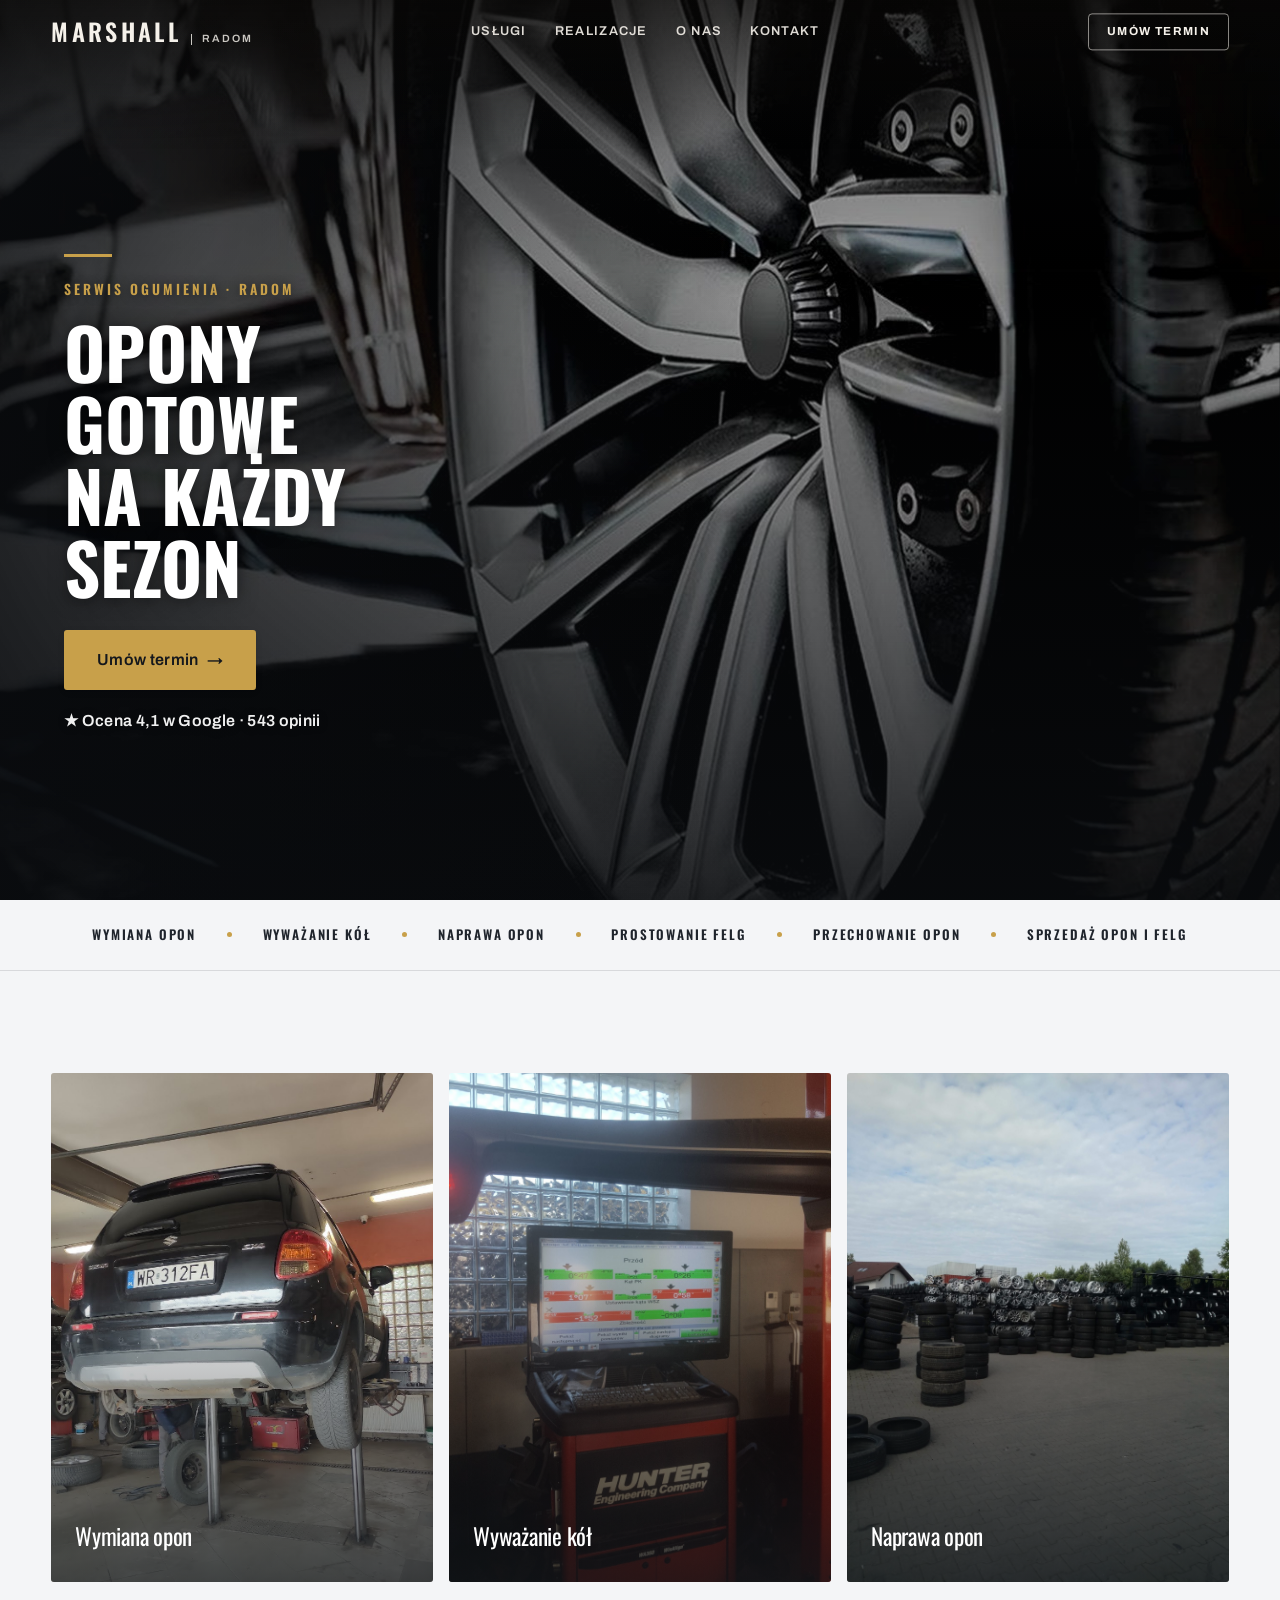
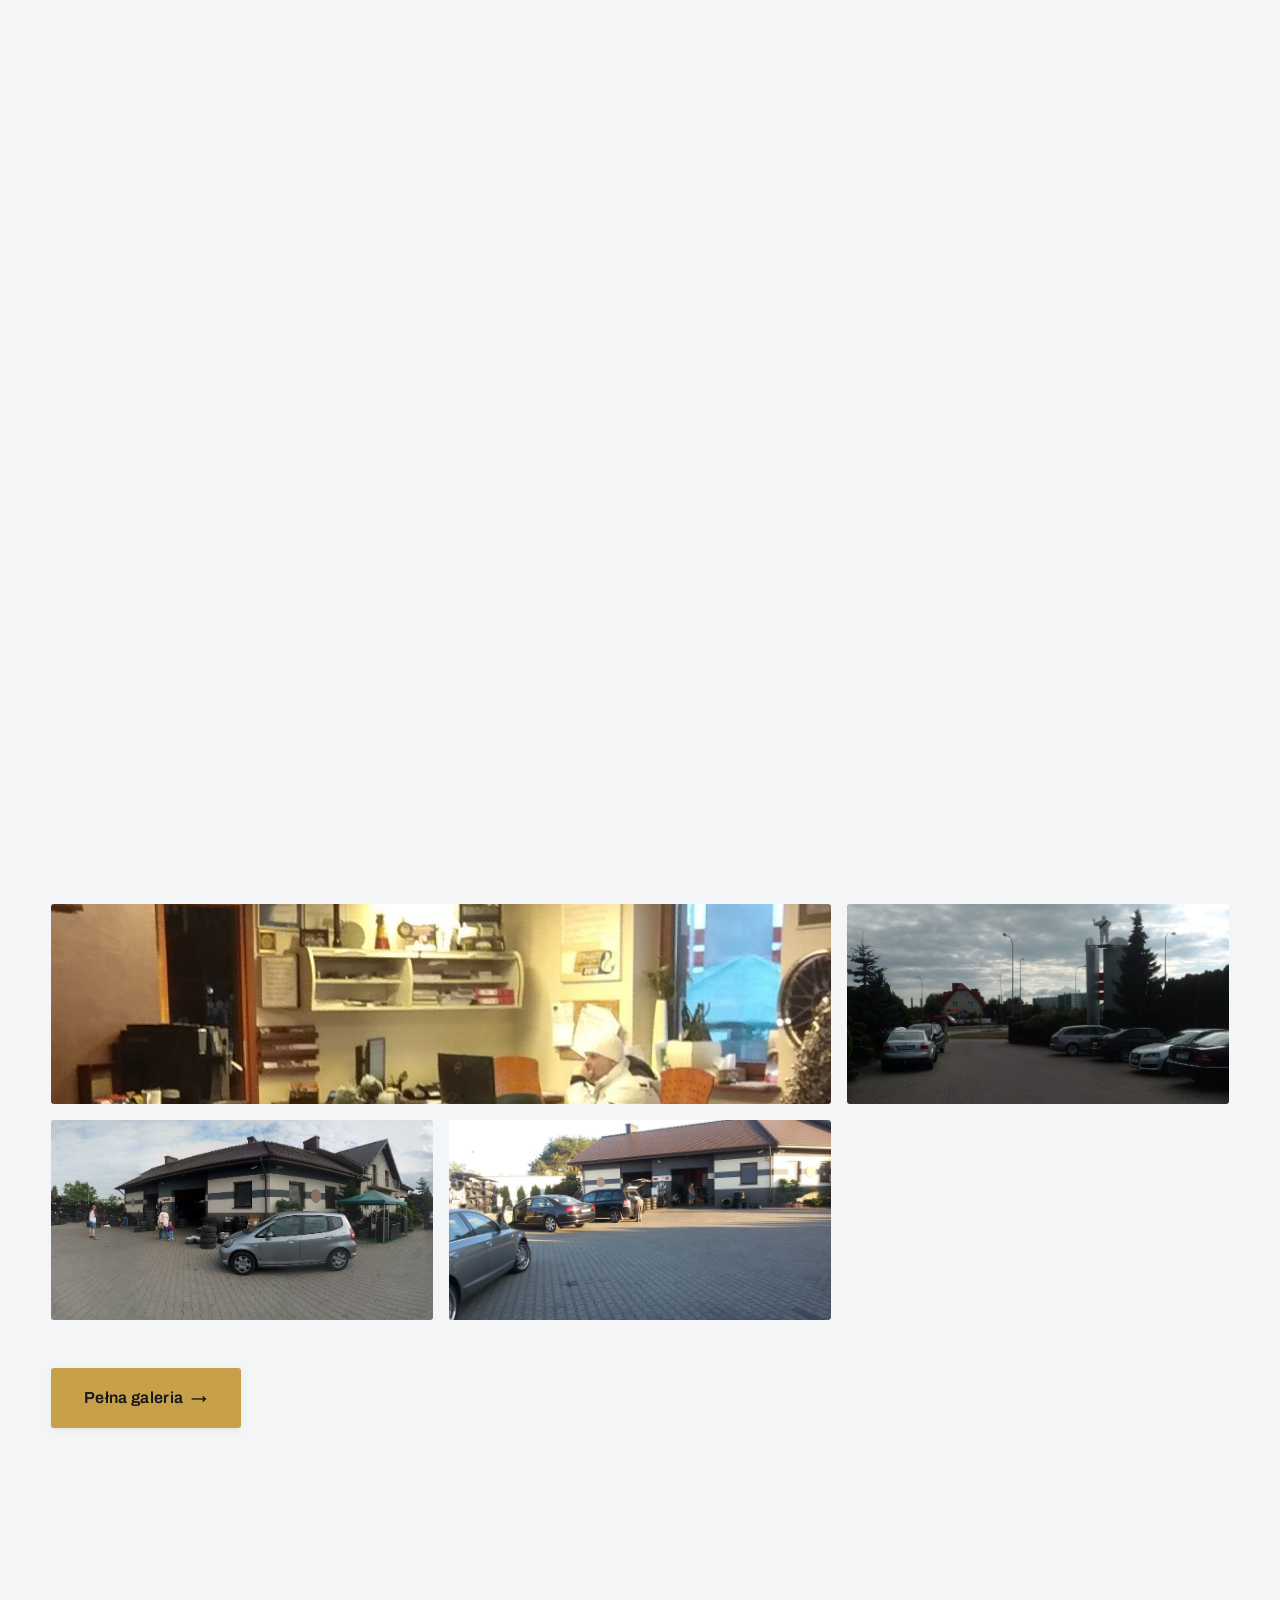
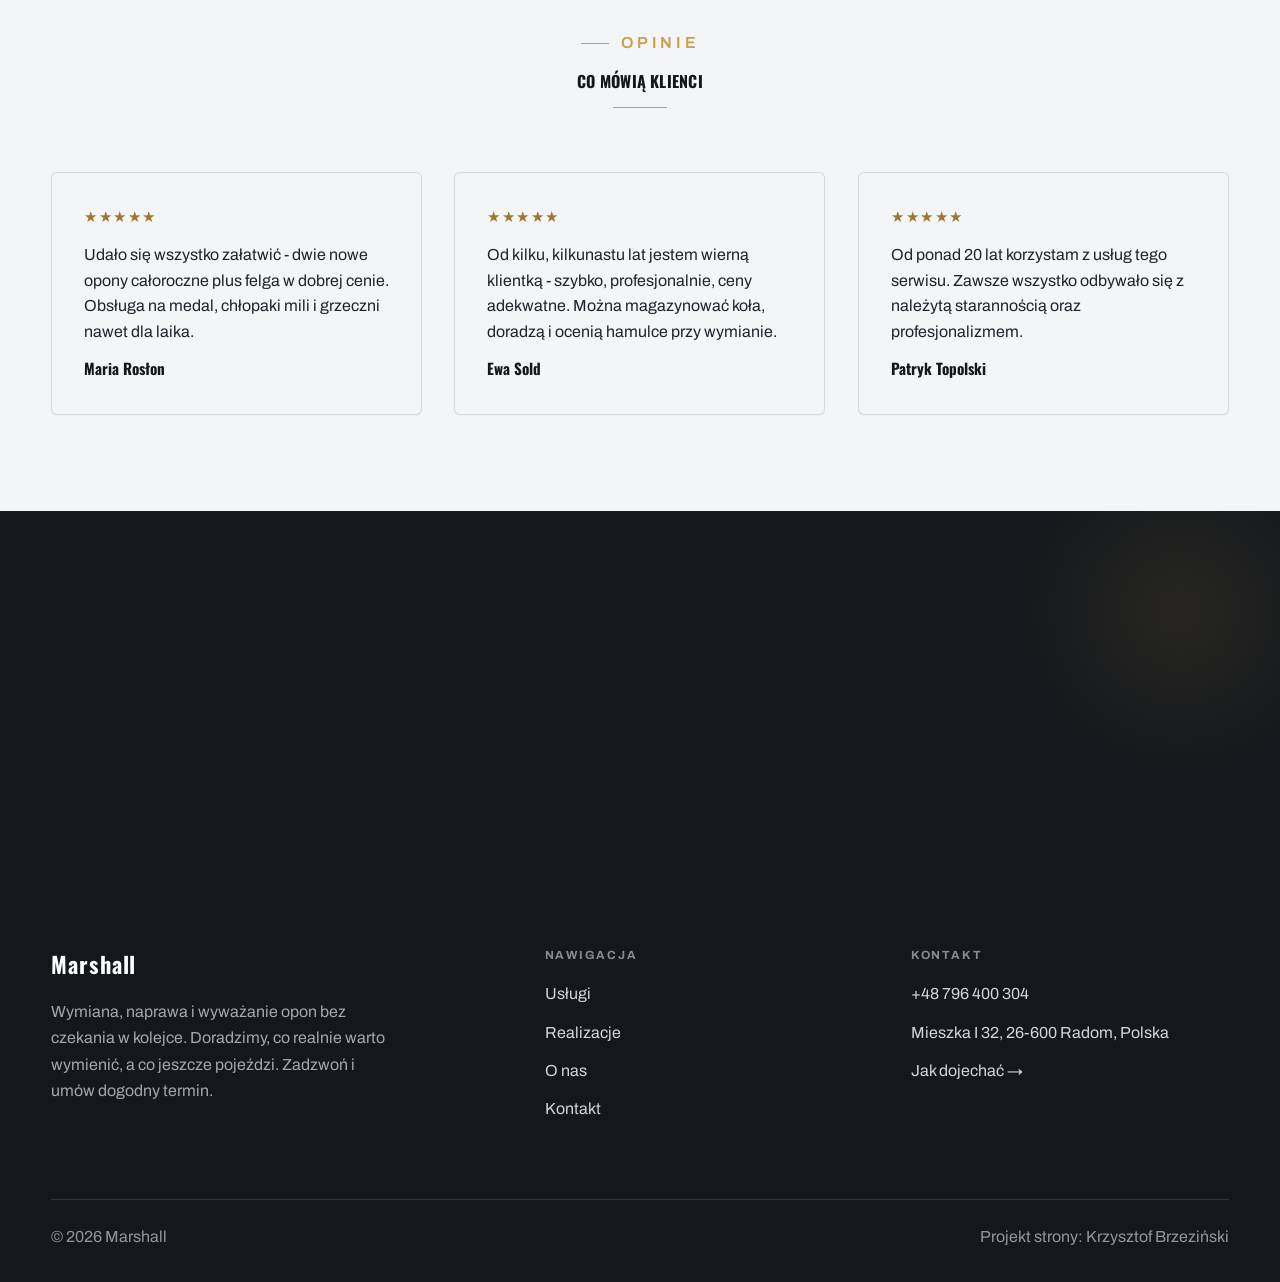
<file: index.html>
<!DOCTYPE html>
<html lang="pl">
<head>
<meta charset="UTF-8">
<meta name="viewport" content="width=device-width, initial-scale=1.0">
<title>Marshall - Serwis ogumienia · Radom</title>
<meta name="description" content="Marshall - serwis ogumienia i wulkanizacja · Radom. Wymiana i naprawa opon, wyważanie kół, prostowanie felg, sezonowa przesiadka i przechowanie opon. Zadzwoń i umów termin.">
<link rel="preconnect" href="https://fonts.googleapis.com">
<link rel="preconnect" href="https://fonts.gstatic.com" crossorigin>
<link href="https://fonts.googleapis.com/css2?family=Oswald:wght@500;600;700&family=Archivo:wght@400;500;600&display=swap" rel="stylesheet">
<link rel="stylesheet" href="assets/styles.css">
</head>
<body>

<header class="nav">
  <div class="wrap nav-inner">
    <a class="brand" href="index.html"><span class="name">Marshall</span><span class="sub">Radom</span></a>
    <nav class="nav-links">
      <a href="oferta.html">Usługi</a>
      <a href="realizacje.html">Realizacje</a>
      <a href="o-nas.html">O nas</a>
      <a href="kontakt.html">Kontakt</a>
      <a href="kontakt.html" class="btn btn-accent">Umów termin</a>
    </nav>
    <button class="nav-toggle" aria-label="Menu"><span></span><span></span><span></span></button>
  </div>
</header>

<section class="hero-auto">
  <img class="ha-bg" src="img/hero.jpg" alt="Marshall">
  <div class="ha-veil"></div>
  <div class="ha-inner">
    <span class="ha-tick" aria-hidden="true"></span>
    <span class="ha-kicker">Serwis ogumienia · Radom</span>
    <h1 class="ha-claim">Opony gotowe na każdy sezon</h1>
    <a href="kontakt.html" class="btn btn-accent ha-cta">Umów termin <span class="arr">→</span></a>
      <p class="ha-rating">★ Ocena 4,1 w Google · 543 opinii</p>
  </div>
</section>
<section class="spec-ribbon">
  <div class="wrap">
    <ul class="sr-row reveal"><li>Wymiana opon</li><li>Wyważanie kół</li><li>Naprawa opon</li><li>Prostowanie felg</li><li>Przechowanie opon</li><li>Sprzedaż opon i felg</li></ul>
  </div>
</section>
<section class="gateways-band">
  <div class="wrap">
    <div class="gateways">
      <a href="oferta.html" class="gateway reveal"><img src="img/g1.jpg" alt="Wymiana opon" loading="lazy"><span class="g-ttl">Wymiana opon</span></a>
      <a href="oferta.html" class="gateway reveal"><img src="img/g2.jpg" alt="Wyważanie kół" loading="lazy"><span class="g-ttl">Wyważanie kół</span></a>
      <a href="oferta.html" class="gateway reveal"><img src="img/g3.jpg" alt="Naprawa opon" loading="lazy"><span class="g-ttl">Naprawa opon</span></a>
    </div>
  </div>
</section>
<section class="auto-proc">
  <div class="wrap">
    <div class="head reveal">
      <span class="eyebrow">Jak pracujemy</span>
      <h2>Twoje auto w dobrych rękach</h2>
      <p>Prosty, przewidywalny proces. Wiesz, co i za ile - bez niespodzianek.</p>
    </div>
    <ol class="auto-proc-row">
      <li class="reveal"><span class="ap-no">01</span><h3>Umów termin</h3><p>Telefonicznie - dobierzemy dogodną datę.</p></li>
      <li class="reveal"><span class="ap-no">02</span><h3>Diagnoza i wycena</h3><p>Oglądamy auto, doradzamy zakres i podajemy jasną cenę.</p></li>
      <li class="reveal"><span class="ap-no">03</span><h3>Wykonanie usługi</h3><p>Pracujemy dokładnie, na sprawdzonych produktach i sprzęcie.</p></li>
      <li class="reveal"><span class="ap-no">04</span><h3>Odbiór auta</h3><p>Sprawdzamy efekt razem z Tobą i oddajemy auto gotowe do drogi.</p></li>
    </ol>
  </div>
</section>
<section>
  <div class="wrap">
    <div class="head reveal">
      <span class="eyebrow">Realizacje</span>
      <h2>Nasz serwis</h2>
      <p>Zajrzyj, jak pracujemy i czym dysponujemy.</p>
    </div>
    <div class="gallery">
      <div class="tile t-two3 reveal"><img src="img/g4.jpg" alt="Biuro obsługi klienta" loading="lazy"><div class="cap">Biuro obsługi klienta</div></div>
      <div class="tile t-third reveal"><img src="img/g5.jpg" alt="Parking przed serwisem" loading="lazy"><div class="cap">Parking przed serwisem</div></div>
      <div class="tile t-third reveal"><img src="img/g6.jpg" alt="Nasz punkt przy Mieszka I" loading="lazy"><div class="cap">Nasz punkt przy Mieszka I</div></div>
      <div class="tile t-third reveal"><img src="img/about.jpg" alt="Wejście do serwisu" loading="lazy"><div class="cap">Wejście do serwisu</div></div>
    </div>
    <div style="margin-top:var(--space-7)" class="reveal"><a href="realizacje.html" class="btn btn-accent">Pełna galeria <span class="arr">→</span></a></div>
  </div>
</section>
<section class="opinie">
  <div class="wrap">
    <div class="head center reveal">
      <span class="eyebrow">Opinie</span>
      <h2>Co mówią klienci</h2>
    </div>
    <div class="opinie-grid">
      <figure class="op-card reveal"><span class="op-star">★★★★★</span><blockquote>Udało się wszystko załatwić - dwie nowe opony całoroczne plus felga w dobrej cenie. Obsługa na medal, chłopaki mili i grzeczni nawet dla laika.</blockquote><span class="op-autor">Maria Rosłon</span></figure>
      <figure class="op-card reveal"><span class="op-star">★★★★★</span><blockquote>Od kilku, kilkunastu lat jestem wierną klientką - szybko, profesjonalnie, ceny adekwatne. Można magazynować koła, doradzą i ocenią hamulce przy wymianie.</blockquote><span class="op-autor">Ewa Sold</span></figure>
      <figure class="op-card reveal"><span class="op-star">★★★★★</span><blockquote>Od ponad 20 lat korzystam z usług tego serwisu. Zawsze wszystko odbywało się z należytą starannością oraz profesjonalizmem.</blockquote><span class="op-autor">Patryk Topolski</span></figure>
    </div>
  </div>
</section>
<section class="cta">
  <div class="wrap">
    <div class="reveal">
      <span class="eyebrow">Umów się</span>
      <h2>Twoje auto zasługuje na więcej. Umów termin.</h2>
      <p>Zadzwoń - obejrzymy auto, doradzimy zakres i podamy jasną cenę. Bez zobowiązań.</p>
    </div>
    <div class="cta-actions reveal">
      <a href="kontakt.html" class="btn btn-light">Umów termin <span class="arr">→</span></a>
      <a href="tel:+48796400304" class="btn btn-ghost" style="color:#fff;border-color:rgba(255,255,255,.3)">+48 796 400 304</a>
    </div>
  </div>
</section>

<footer>
  <div class="wrap">
    <div class="foot-grid">
      <div class="foot-brand">
        <div class="name">Marshall</div>
        <p>Wymiana, naprawa i wyważanie opon bez czekania w kolejce. Doradzimy, co realnie warto wymienić, a co jeszcze pojeździ. Zadzwoń i umów dogodny termin.</p>
      </div>
      <div class="foot-col">
        <h4>Nawigacja</h4>
        <a href="oferta.html">Usługi</a>
        <a href="realizacje.html">Realizacje</a>
        <a href="o-nas.html">O nas</a>
        <a href="kontakt.html">Kontakt</a>
      </div>
      <div class="foot-col">
        <h4>Kontakt</h4>
        <a href="tel:+48796400304">+48 796 400 304</a>
        <p>Mieszka I 32, 26-600 Radom, Polska</p>
        <a href="https://maps.google.com/?cid=3467046883253085649&g_mp=CiVnb29nbGUubWFwcy5wbGFjZXMudjEuUGxhY2VzLkdldFBsYWNlEAIYBCAA" target="_blank" rel="noopener">Jak dojechać →</a>
      </div>
    </div>
    <div class="foot-bot">
      <span>© 2026 Marshall</span>
      <span>Projekt strony: Krzysztof Brzeziński</span>
    </div>
  </div>
</footer>
<div class="sticky-reserve"><a class="sr-book" href="kontakt.html">Umów termin</a><a class="sr-call" href="tel:+48796400304" aria-label="Zadzwoń"><svg class="ico-tel" width="16" height="16" viewBox="0 0 24 24" fill="none" aria-hidden="true"><path d="M6.6 10.8a15.5 15.5 0 0 0 6.6 6.6l2.2-2.2a1 1 0 0 1 1-.24 11.4 11.4 0 0 0 3.6.58 1 1 0 0 1 1 1V20a1 1 0 0 1-1 1A17 17 0 0 1 3 4a1 1 0 0 1 1-1h3.5a1 1 0 0 1 1 1c0 1.25.2 2.46.58 3.6a1 1 0 0 1-.25 1l-2.23 2.2Z" fill="currentColor"/></svg></a></div>

<script src="assets/main.js"></script>
</body>
</html>
</file>
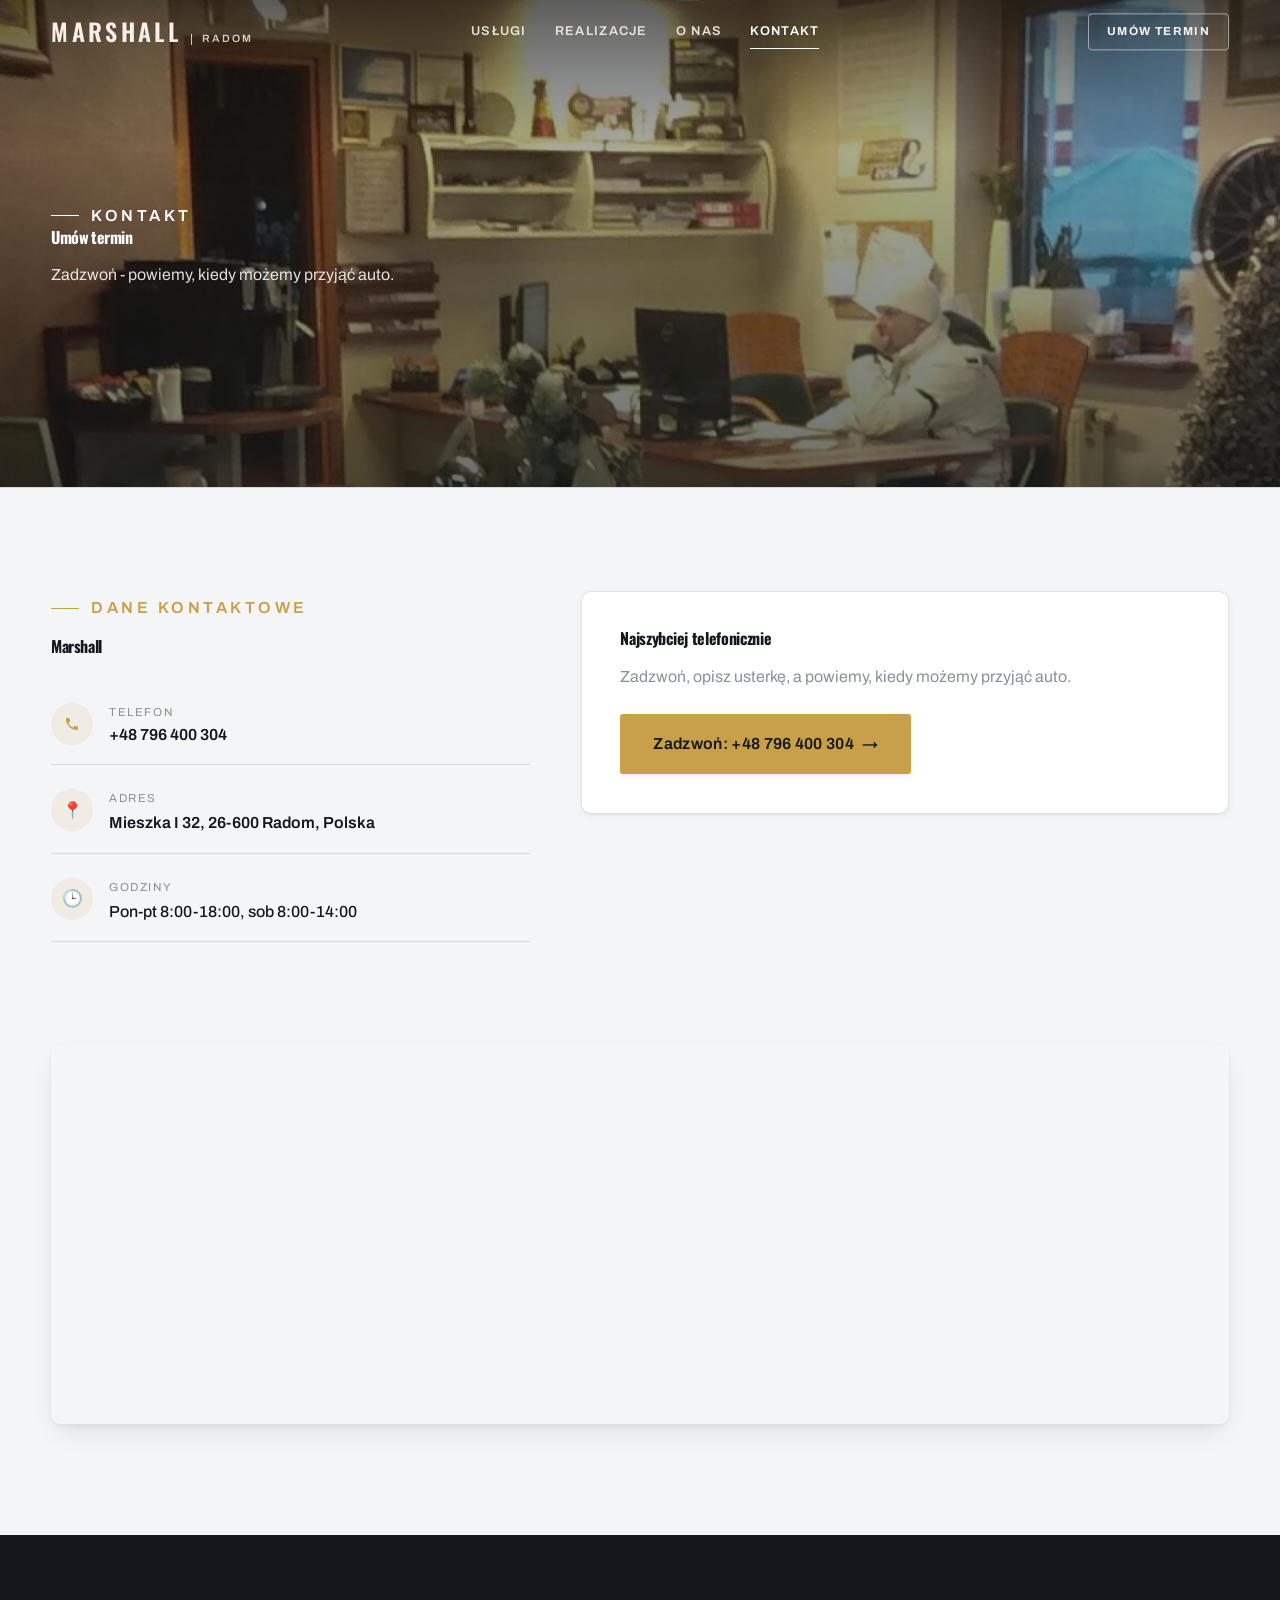
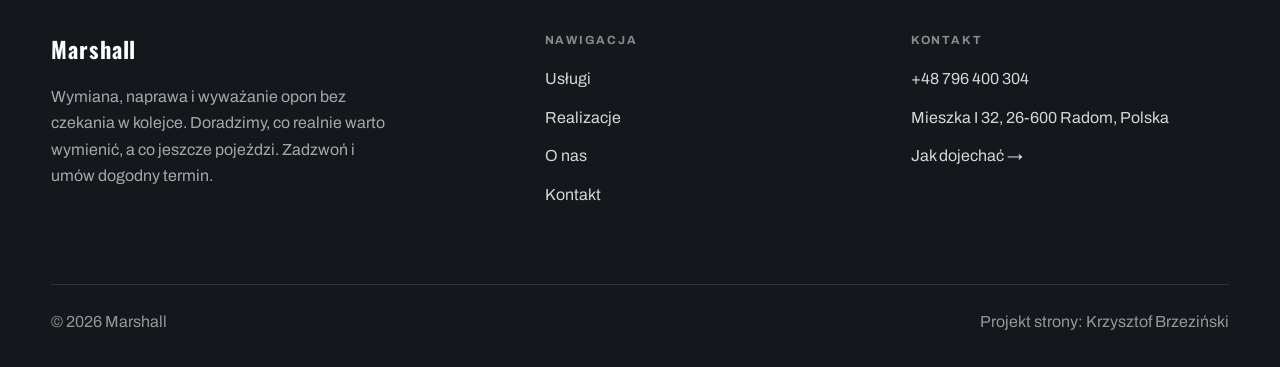
<file: kontakt.html>
<!DOCTYPE html>
<html lang="pl">
<head>
<meta charset="UTF-8">
<meta name="viewport" content="width=device-width, initial-scale=1.0">
<title>Kontakt - Marshall</title>
<meta name="description" content="Kontakt Marshall - Mieszka I 32, 26-600 Radom, Polska">
<link rel="preconnect" href="https://fonts.googleapis.com">
<link rel="preconnect" href="https://fonts.gstatic.com" crossorigin>
<link href="https://fonts.googleapis.com/css2?family=Oswald:wght@500;600;700&family=Archivo:wght@400;500;600&display=swap" rel="stylesheet">
<link rel="stylesheet" href="assets/styles.css">
</head>
<body>

<header class="nav">
  <div class="wrap nav-inner">
    <a class="brand" href="index.html"><span class="name">Marshall</span><span class="sub">Radom</span></a>
    <nav class="nav-links">
      <a href="oferta.html">Usługi</a>
      <a href="realizacje.html">Realizacje</a>
      <a href="o-nas.html">O nas</a>
      <a href="kontakt.html" class="active">Kontakt</a>
      <a href="kontakt.html" class="btn btn-accent">Umów termin</a>
    </nav>
    <button class="nav-toggle" aria-label="Menu"><span></span><span></span><span></span></button>
  </div>
</header>

<section class="pagehead">
  <img src="img/g4.jpg" alt="Marshall - Umów termin">
  <div class="wrap">
    <span class="eyebrow">Kontakt</span>
    <h1>Umów termin</h1>
    <p>Zadzwoń - powiemy, kiedy możemy przyjąć auto.</p>
  </div>
</section>
<section>
  <div class="wrap contact-grid">
    <div class="reveal">
      <span class="eyebrow">Dane kontaktowe</span>
      <h2 style="margin:var(--space-4) 0 var(--space-6)">Marshall</h2>
      <div class="info-list">
        <div class="info-row"><div class="ic"><svg class="ico-tel" width="16" height="16" viewBox="0 0 24 24" fill="none" aria-hidden="true"><path d="M6.6 10.8a15.5 15.5 0 0 0 6.6 6.6l2.2-2.2a1 1 0 0 1 1-.24 11.4 11.4 0 0 0 3.6.58 1 1 0 0 1 1 1V20a1 1 0 0 1-1 1A17 17 0 0 1 3 4a1 1 0 0 1 1-1h3.5a1 1 0 0 1 1 1c0 1.25.2 2.46.58 3.6a1 1 0 0 1-.25 1l-2.23 2.2Z" fill="currentColor"/></svg></div><div><div class="lbl">Telefon</div><a class="val" href="tel:+48796400304">+48 796 400 304</a></div></div>
        <div class="info-row"><div class="ic">📍</div><div><div class="lbl">Adres</div><div class="val">Mieszka I 32, 26-600 Radom, Polska</div></div></div>
        <div class="info-row"><div class="ic">🕒</div><div><div class="lbl">Godziny</div><div class="val" style="font-weight:500">Pon-pt 8:00-18:00, sob 8:00-14:00</div></div></div>
      </div>
    </div>
    <div class="reveal">
      <div class="form">
        <h3 style="margin-bottom:var(--space-4)">Najszybciej telefonicznie</h3>
        <p class="muted" style="margin-bottom:var(--space-5)">Zadzwoń, opisz usterkę, a powiemy, kiedy możemy przyjąć auto.</p>
        <a href="tel:+48796400304" class="btn btn-accent" style="justify-content:center">Zadzwoń: +48 796 400 304 <span class="arr">→</span></a>
      </div>
    </div>
  </div>
</section>
<section style="padding-top:0">
  <div class="wrap reveal">
    <iframe class="map" title="Marshall - Radom" src="https://maps.google.com/maps?q=51.439507%2C21.1661644&z=15&output=embed" loading="lazy" referrerpolicy="no-referrer-when-downgrade"></iframe>
  </div>
</section>

<footer>
  <div class="wrap">
    <div class="foot-grid">
      <div class="foot-brand">
        <div class="name">Marshall</div>
        <p>Wymiana, naprawa i wyważanie opon bez czekania w kolejce. Doradzimy, co realnie warto wymienić, a co jeszcze pojeździ. Zadzwoń i umów dogodny termin.</p>
      </div>
      <div class="foot-col">
        <h4>Nawigacja</h4>
        <a href="oferta.html">Usługi</a>
        <a href="realizacje.html">Realizacje</a>
        <a href="o-nas.html">O nas</a>
        <a href="kontakt.html">Kontakt</a>
      </div>
      <div class="foot-col">
        <h4>Kontakt</h4>
        <a href="tel:+48796400304">+48 796 400 304</a>
        <p>Mieszka I 32, 26-600 Radom, Polska</p>
        <a href="https://maps.google.com/?cid=3467046883253085649&g_mp=CiVnb29nbGUubWFwcy5wbGFjZXMudjEuUGxhY2VzLkdldFBsYWNlEAIYBCAA" target="_blank" rel="noopener">Jak dojechać →</a>
      </div>
    </div>
    <div class="foot-bot">
      <span>© 2026 Marshall</span>
      <span>Projekt strony: Krzysztof Brzeziński</span>
    </div>
  </div>
</footer>
<div class="sticky-reserve"><a class="sr-book" href="kontakt.html">Umów termin</a><a class="sr-call" href="tel:+48796400304" aria-label="Zadzwoń"><svg class="ico-tel" width="16" height="16" viewBox="0 0 24 24" fill="none" aria-hidden="true"><path d="M6.6 10.8a15.5 15.5 0 0 0 6.6 6.6l2.2-2.2a1 1 0 0 1 1-.24 11.4 11.4 0 0 0 3.6.58 1 1 0 0 1 1 1V20a1 1 0 0 1-1 1A17 17 0 0 1 3 4a1 1 0 0 1 1-1h3.5a1 1 0 0 1 1 1c0 1.25.2 2.46.58 3.6a1 1 0 0 1-.25 1l-2.23 2.2Z" fill="currentColor"/></svg></a></div>

<script src="assets/main.js"></script>
</body>
</html>
</file>
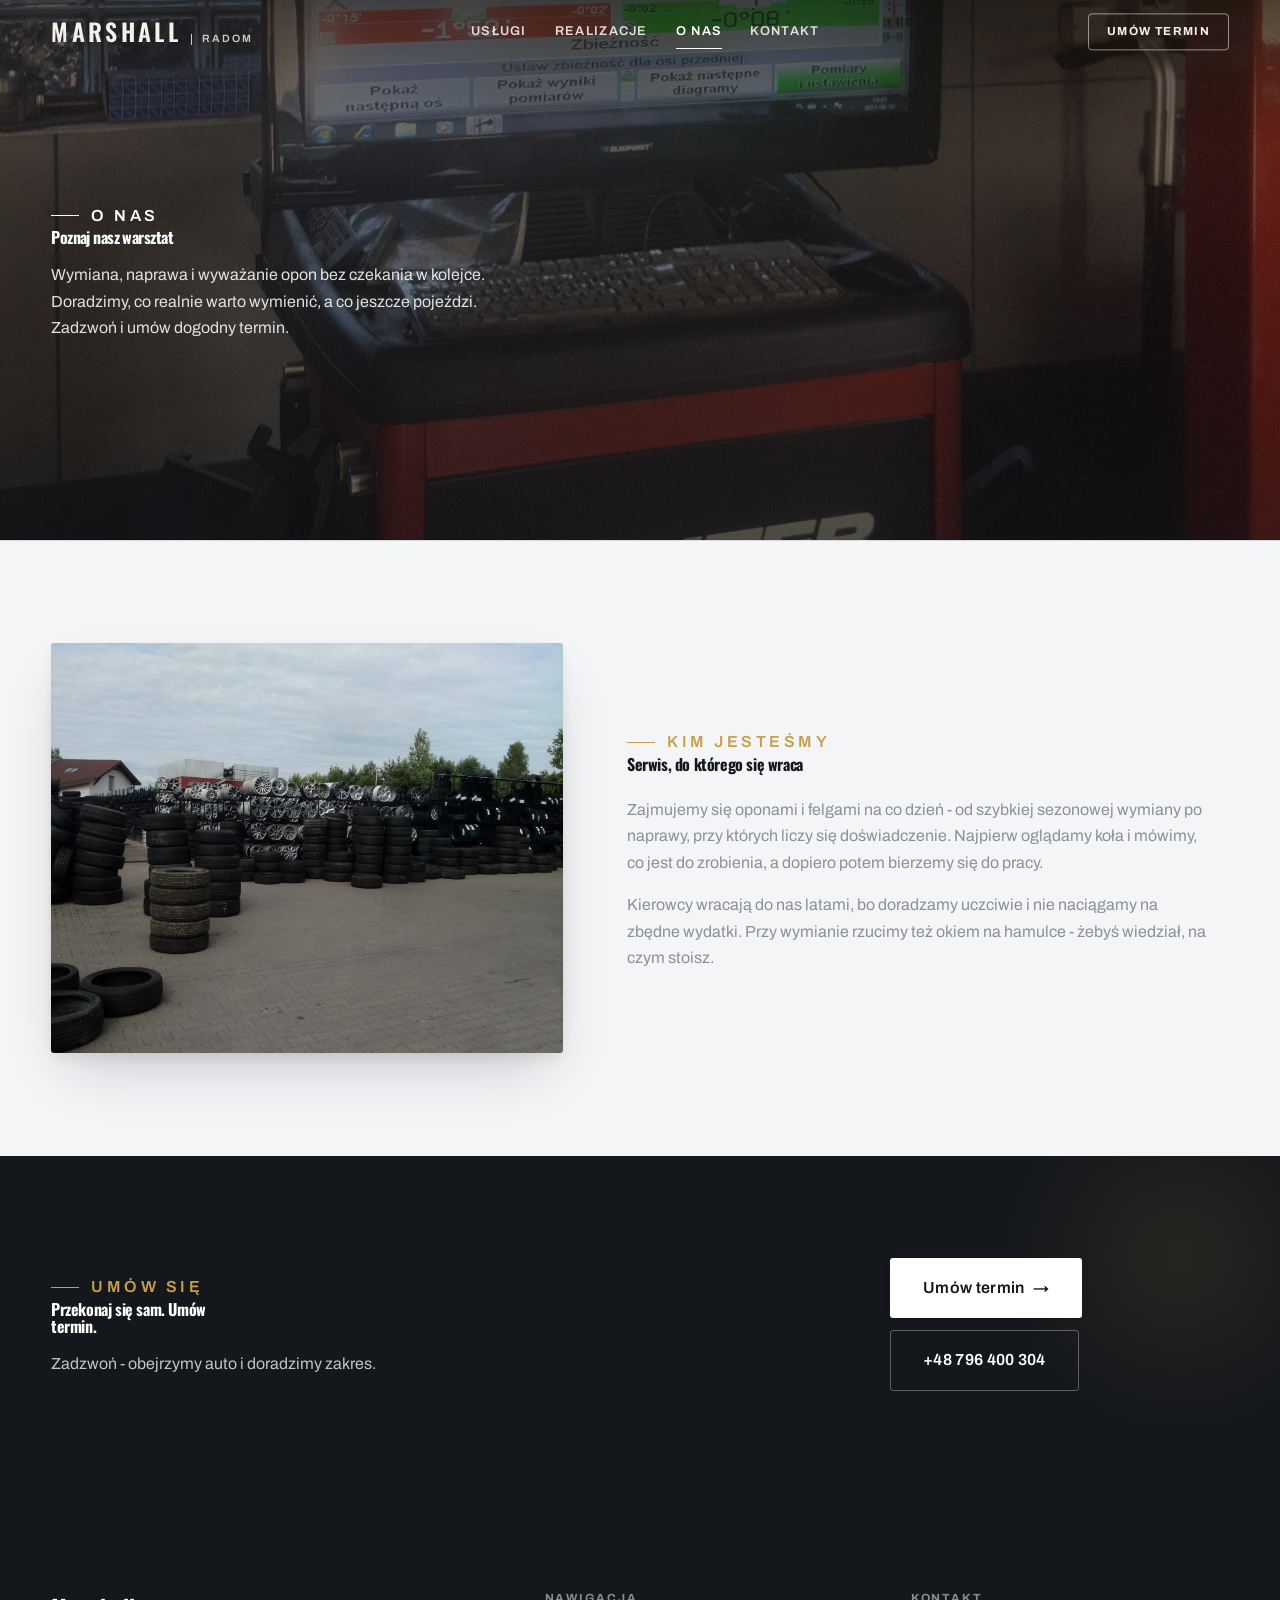
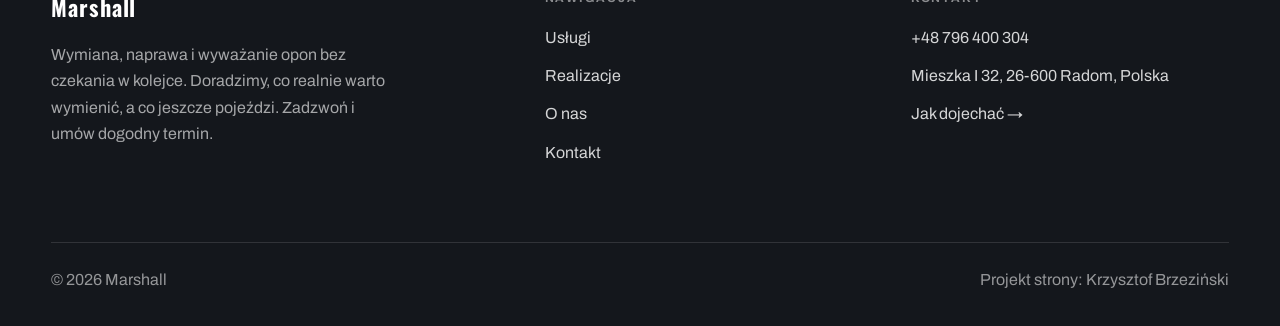
<file: o-nas.html>
<!DOCTYPE html>
<html lang="pl">
<head>
<meta charset="UTF-8">
<meta name="viewport" content="width=device-width, initial-scale=1.0">
<title>O nas - Marshall</title>
<meta name="description" content="Marshall - serwis ogumienia i wulkanizacja · Radom. Wymiana i naprawa opon, wyważanie kół, prostowanie felg, sezonowa przesiadka i przechowanie opon. Zadzwoń i umów termin.">
<link rel="preconnect" href="https://fonts.googleapis.com">
<link rel="preconnect" href="https://fonts.gstatic.com" crossorigin>
<link href="https://fonts.googleapis.com/css2?family=Oswald:wght@500;600;700&family=Archivo:wght@400;500;600&display=swap" rel="stylesheet">
<link rel="stylesheet" href="assets/styles.css">
</head>
<body>

<header class="nav">
  <div class="wrap nav-inner">
    <a class="brand" href="index.html"><span class="name">Marshall</span><span class="sub">Radom</span></a>
    <nav class="nav-links">
      <a href="oferta.html">Usługi</a>
      <a href="realizacje.html">Realizacje</a>
      <a href="o-nas.html" class="active">O nas</a>
      <a href="kontakt.html">Kontakt</a>
      <a href="kontakt.html" class="btn btn-accent">Umów termin</a>
    </nav>
    <button class="nav-toggle" aria-label="Menu"><span></span><span></span><span></span></button>
  </div>
</header>

<section class="pagehead">
  <img src="img/g2.jpg" alt="Marshall - Poznaj nasz warsztat">
  <div class="wrap">
    <span class="eyebrow">O nas</span>
    <h1>Poznaj nasz warsztat</h1>
    <p>Wymiana, naprawa i wyważanie opon bez czekania w kolejce. Doradzimy, co realnie warto wymienić, a co jeszcze pojeździ. Zadzwoń i umów dogodny termin.</p>
  </div>
</section>
<section>
  <div class="wrap split">
    <div class="split-art reveal"><img src="img/g3.jpg" alt="Marshall" loading="lazy"></div>
    <div class="split-copy reveal">
      <span class="eyebrow">Kim jesteśmy</span>
      <h2>Serwis, do którego się wraca</h2>
      <p class="muted">Zajmujemy się oponami i felgami na co dzień - od szybkiej sezonowej wymiany po naprawy, przy których liczy się doświadczenie. Najpierw oglądamy koła i mówimy, co jest do zrobienia, a dopiero potem bierzemy się do pracy.</p>
      <p class="muted">Kierowcy wracają do nas latami, bo doradzamy uczciwie i nie naciągamy na zbędne wydatki. Przy wymianie rzucimy też okiem na hamulce - żebyś wiedział, na czym stoisz.</p>
    </div>
  </div>
</section>


<section class="cta">
  <div class="wrap">
    <div class="reveal">
      <span class="eyebrow">Umów się</span>
      <h2>Przekonaj się sam. Umów termin.</h2>
      <p>Zadzwoń - obejrzymy auto i doradzimy zakres.</p>
    </div>
    <div class="cta-actions reveal">
      <a href="kontakt.html" class="btn btn-light">Umów termin <span class="arr">→</span></a>
      <a href="tel:+48796400304" class="btn btn-ghost" style="color:#fff;border-color:rgba(255,255,255,.3)">+48 796 400 304</a>
    </div>
  </div>
</section>

<footer>
  <div class="wrap">
    <div class="foot-grid">
      <div class="foot-brand">
        <div class="name">Marshall</div>
        <p>Wymiana, naprawa i wyważanie opon bez czekania w kolejce. Doradzimy, co realnie warto wymienić, a co jeszcze pojeździ. Zadzwoń i umów dogodny termin.</p>
      </div>
      <div class="foot-col">
        <h4>Nawigacja</h4>
        <a href="oferta.html">Usługi</a>
        <a href="realizacje.html">Realizacje</a>
        <a href="o-nas.html">O nas</a>
        <a href="kontakt.html">Kontakt</a>
      </div>
      <div class="foot-col">
        <h4>Kontakt</h4>
        <a href="tel:+48796400304">+48 796 400 304</a>
        <p>Mieszka I 32, 26-600 Radom, Polska</p>
        <a href="https://maps.google.com/?cid=3467046883253085649&g_mp=CiVnb29nbGUubWFwcy5wbGFjZXMudjEuUGxhY2VzLkdldFBsYWNlEAIYBCAA" target="_blank" rel="noopener">Jak dojechać →</a>
      </div>
    </div>
    <div class="foot-bot">
      <span>© 2026 Marshall</span>
      <span>Projekt strony: Krzysztof Brzeziński</span>
    </div>
  </div>
</footer>
<div class="sticky-reserve"><a class="sr-book" href="kontakt.html">Umów termin</a><a class="sr-call" href="tel:+48796400304" aria-label="Zadzwoń"><svg class="ico-tel" width="16" height="16" viewBox="0 0 24 24" fill="none" aria-hidden="true"><path d="M6.6 10.8a15.5 15.5 0 0 0 6.6 6.6l2.2-2.2a1 1 0 0 1 1-.24 11.4 11.4 0 0 0 3.6.58 1 1 0 0 1 1 1V20a1 1 0 0 1-1 1A17 17 0 0 1 3 4a1 1 0 0 1 1-1h3.5a1 1 0 0 1 1 1c0 1.25.2 2.46.58 3.6a1 1 0 0 1-.25 1l-2.23 2.2Z" fill="currentColor"/></svg></a></div>

<script src="assets/main.js"></script>
</body>
</html>
</file>
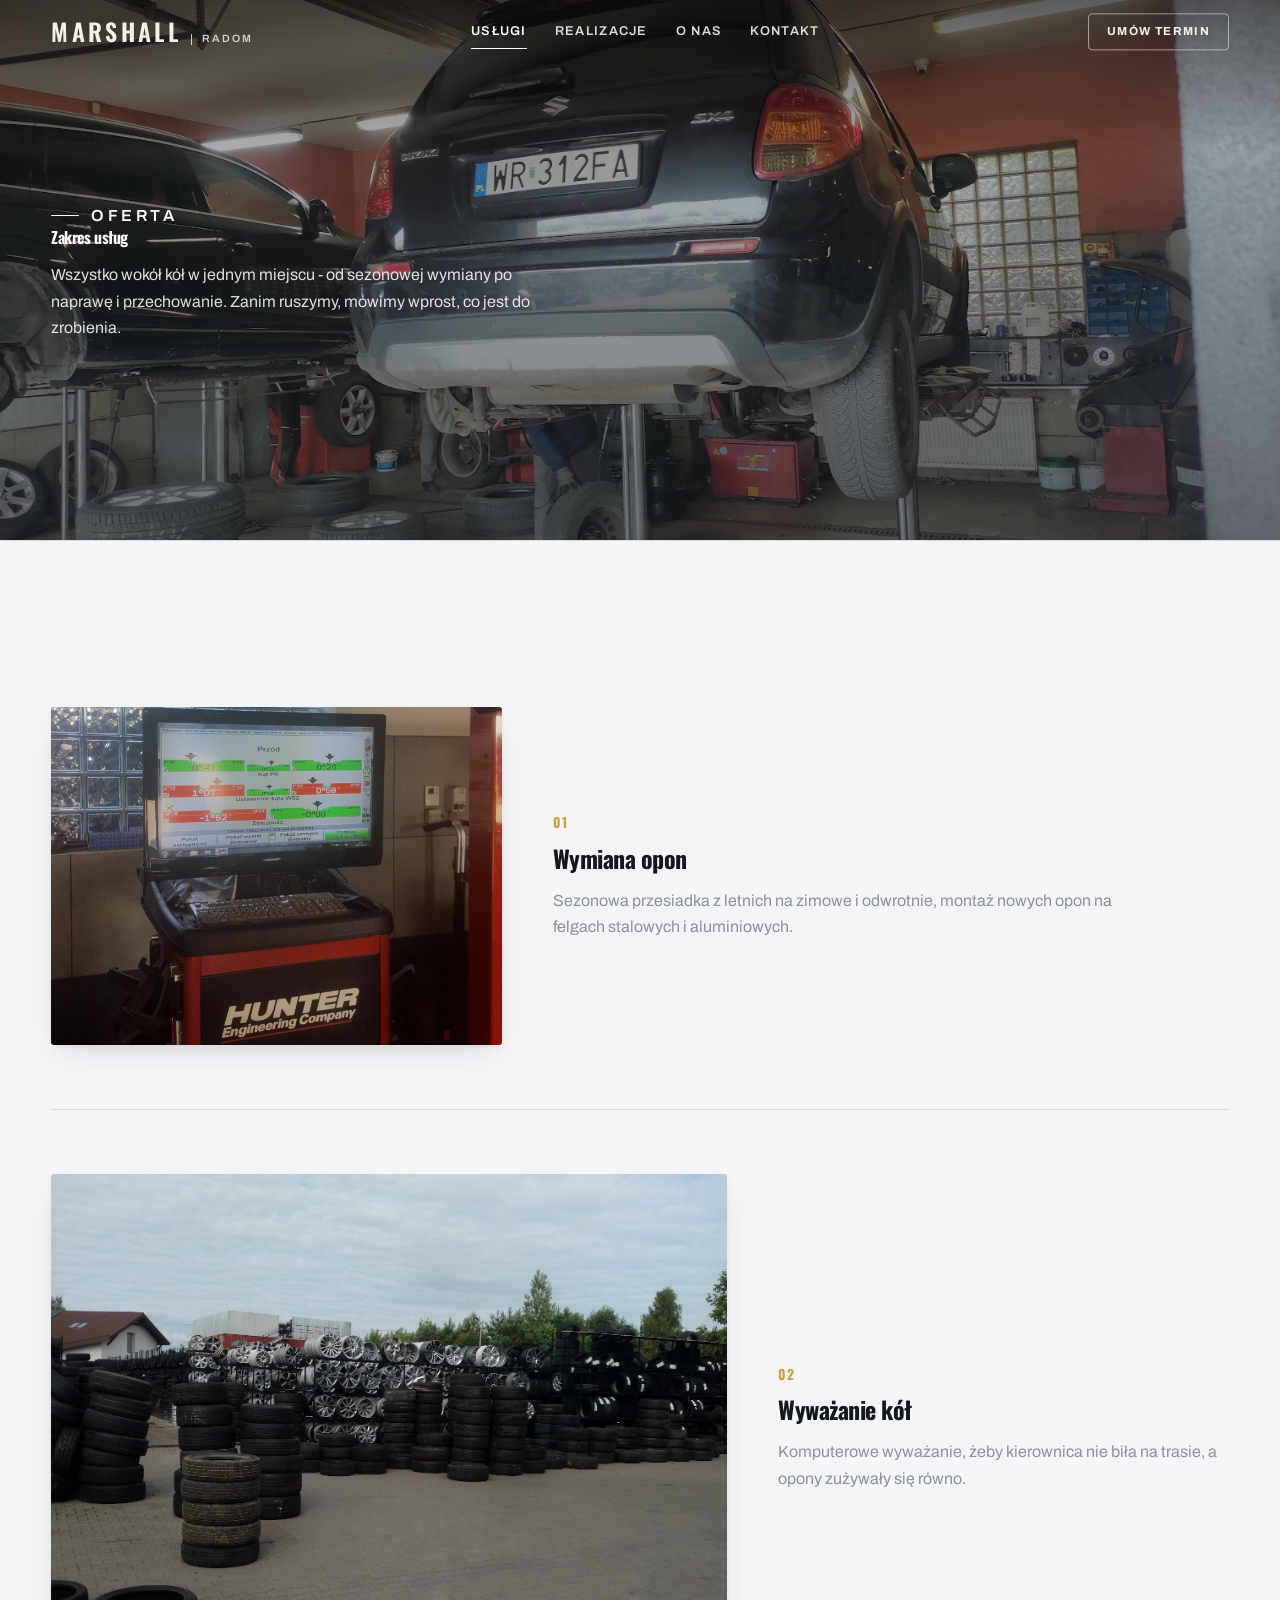
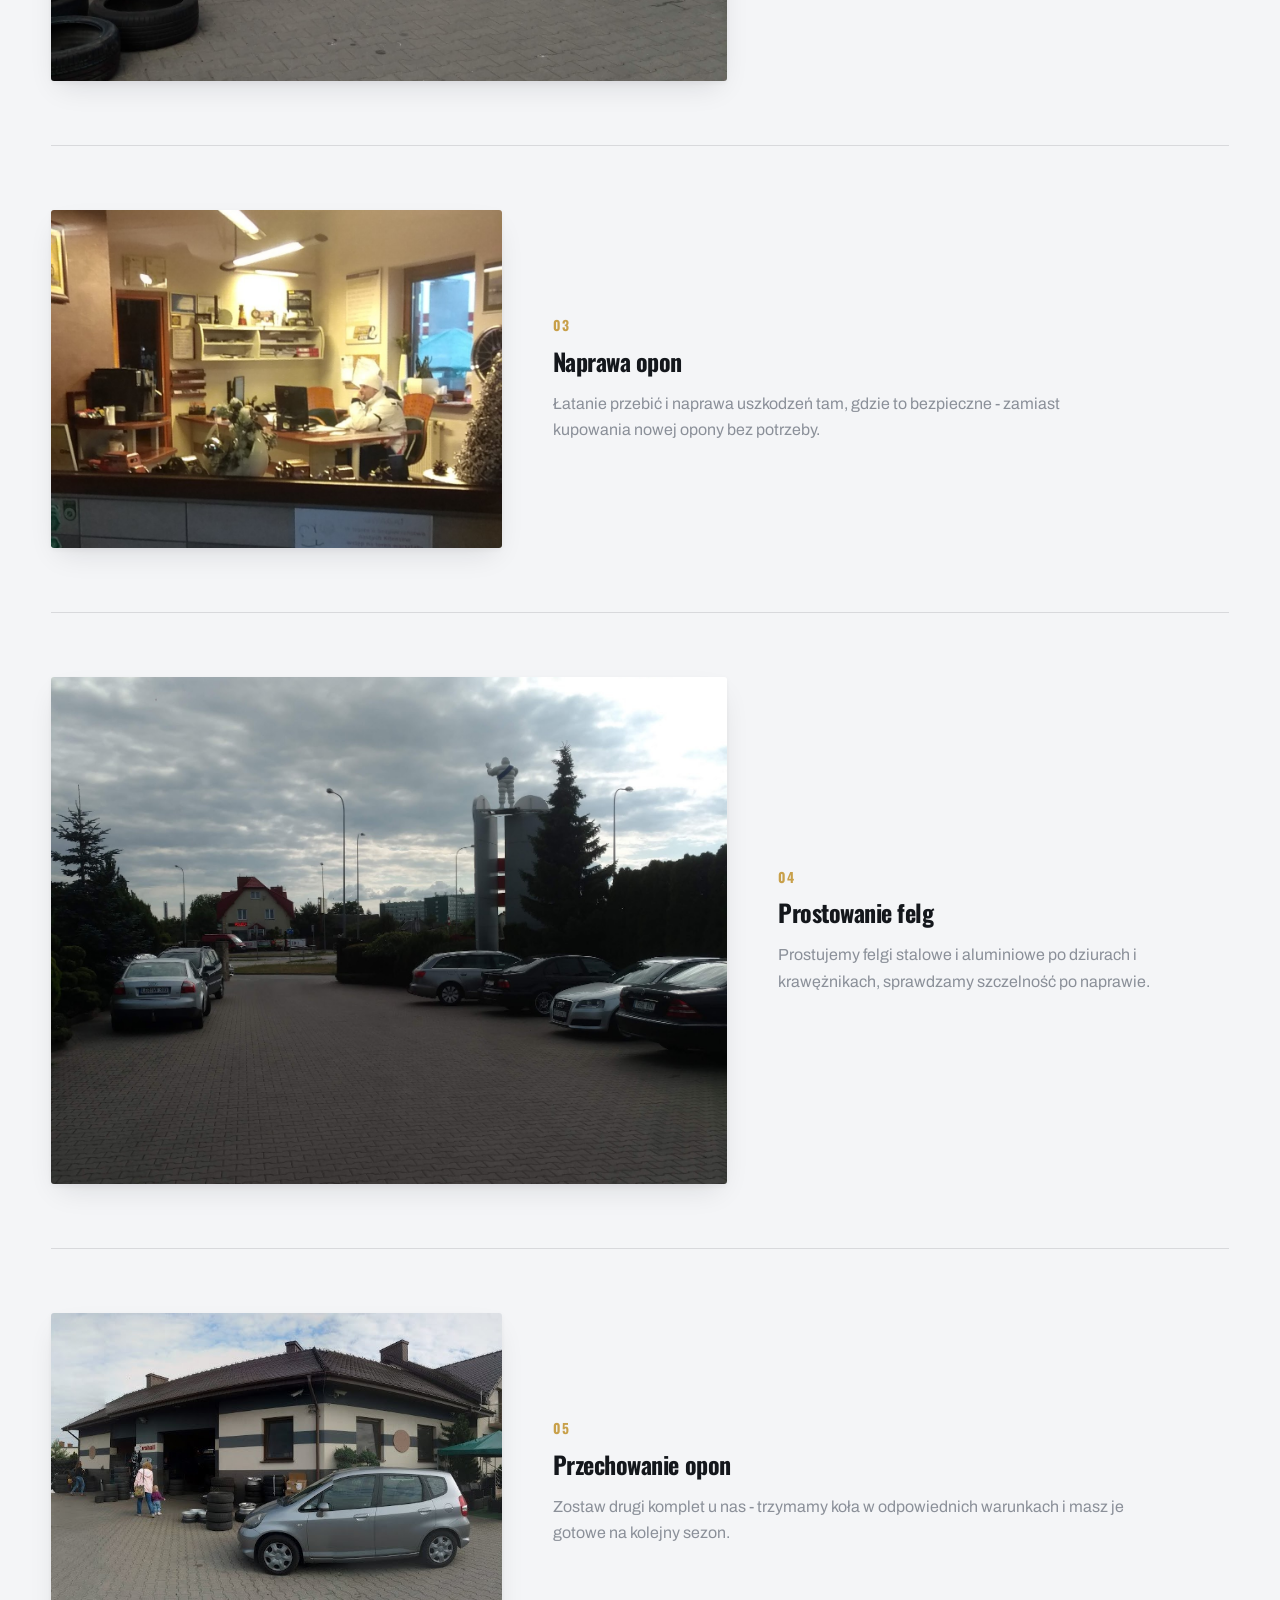
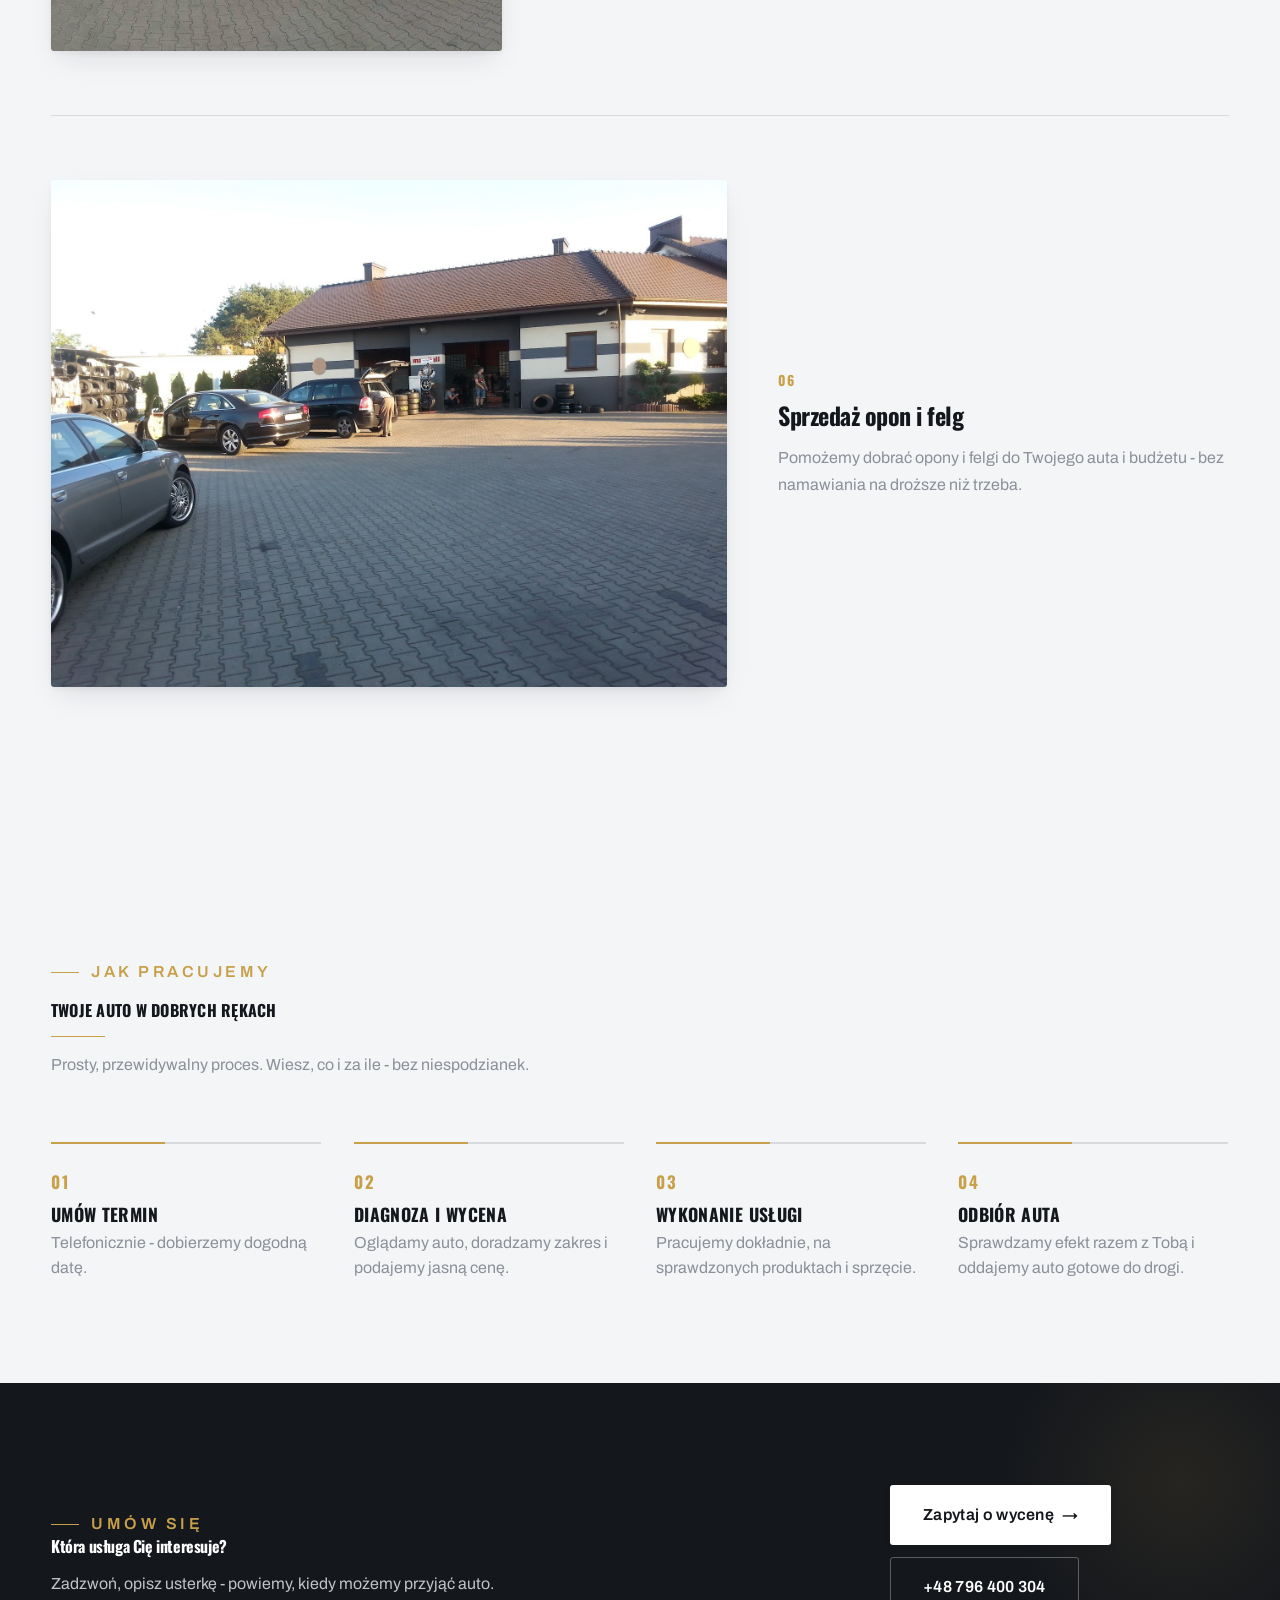
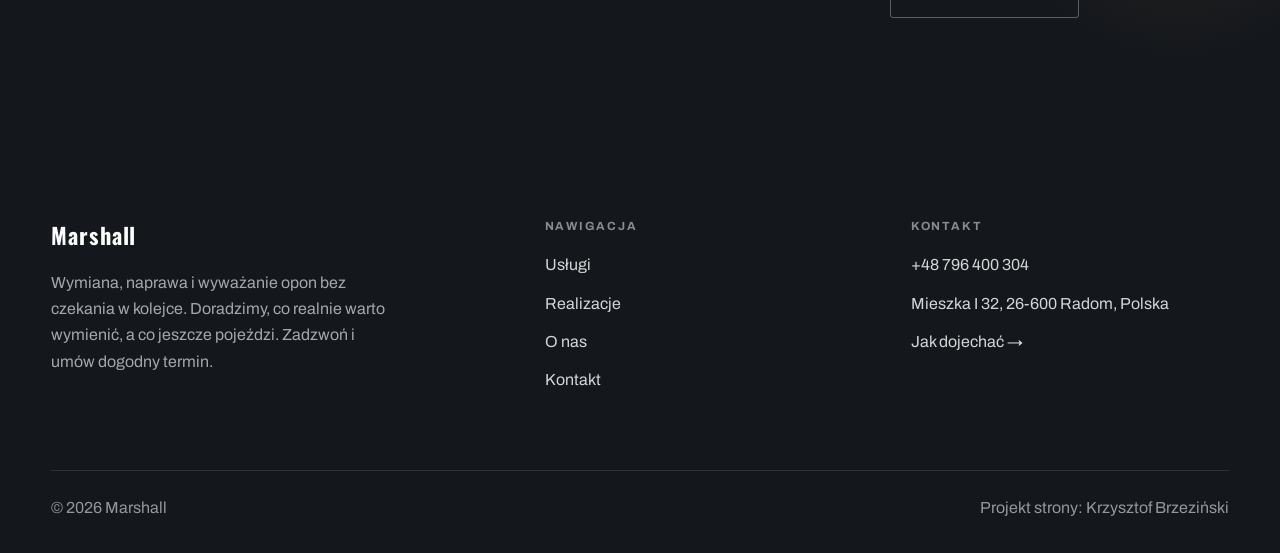
<file: oferta.html>
<!DOCTYPE html>
<html lang="pl">
<head>
<meta charset="UTF-8">
<meta name="viewport" content="width=device-width, initial-scale=1.0">
<title>Oferta - Marshall</title>
<meta name="description" content="Marshall - serwis ogumienia i wulkanizacja · Radom. Wymiana i naprawa opon, wyważanie kół, prostowanie felg, sezonowa przesiadka i przechowanie opon. Zadzwoń i umów termin.">
<link rel="preconnect" href="https://fonts.googleapis.com">
<link rel="preconnect" href="https://fonts.gstatic.com" crossorigin>
<link href="https://fonts.googleapis.com/css2?family=Oswald:wght@500;600;700&family=Archivo:wght@400;500;600&display=swap" rel="stylesheet">
<link rel="stylesheet" href="assets/styles.css">
</head>
<body>

<header class="nav">
  <div class="wrap nav-inner">
    <a class="brand" href="index.html"><span class="name">Marshall</span><span class="sub">Radom</span></a>
    <nav class="nav-links">
      <a href="oferta.html" class="active">Usługi</a>
      <a href="realizacje.html">Realizacje</a>
      <a href="o-nas.html">O nas</a>
      <a href="kontakt.html">Kontakt</a>
      <a href="kontakt.html" class="btn btn-accent">Umów termin</a>
    </nav>
    <button class="nav-toggle" aria-label="Menu"><span></span><span></span><span></span></button>
  </div>
</header>

<section class="pagehead">
  <img src="img/g1.jpg" alt="Marshall - Zakres usług">
  <div class="wrap">
    <span class="eyebrow">Oferta</span>
    <h1>Zakres usług</h1>
    <p>Wszystko wokół kół w jednym miejscu - od sezonowej wymiany po naprawę i przechowanie. Zanim ruszymy, mówimy wprost, co jest do zrobienia.</p>
  </div>
</section>
<section>
  <div class="wrap">
    <div class="svc-row reveal">
      <div class="svc-row-art"><img src="img/g2.jpg" alt="Wymiana opon" loading="lazy"></div>
      <div>
        <span class="num">01</span>
        <h3>Wymiana opon</h3>
        <p class="muted">Sezonowa przesiadka z letnich na zimowe i odwrotnie, montaż nowych opon na felgach stalowych i aluminiowych.</p>
      </div>
    </div>
    <div class="svc-row rev reveal">
      <div class="svc-row-art"><img src="img/g3.jpg" alt="Wyważanie kół" loading="lazy"></div>
      <div>
        <span class="num">02</span>
        <h3>Wyważanie kół</h3>
        <p class="muted">Komputerowe wyważanie, żeby kierownica nie biła na trasie, a opony zużywały się równo.</p>
      </div>
    </div>
    <div class="svc-row reveal">
      <div class="svc-row-art"><img src="img/g4.jpg" alt="Naprawa opon" loading="lazy"></div>
      <div>
        <span class="num">03</span>
        <h3>Naprawa opon</h3>
        <p class="muted">Łatanie przebić i naprawa uszkodzeń tam, gdzie to bezpieczne - zamiast kupowania nowej opony bez potrzeby.</p>
      </div>
    </div>
    <div class="svc-row rev reveal">
      <div class="svc-row-art"><img src="img/g5.jpg" alt="Prostowanie felg" loading="lazy"></div>
      <div>
        <span class="num">04</span>
        <h3>Prostowanie felg</h3>
        <p class="muted">Prostujemy felgi stalowe i aluminiowe po dziurach i krawężnikach, sprawdzamy szczelność po naprawie.</p>
      </div>
    </div>
    <div class="svc-row reveal">
      <div class="svc-row-art"><img src="img/g6.jpg" alt="Przechowanie opon" loading="lazy"></div>
      <div>
        <span class="num">05</span>
        <h3>Przechowanie opon</h3>
        <p class="muted">Zostaw drugi komplet u nas - trzymamy koła w odpowiednich warunkach i masz je gotowe na kolejny sezon.</p>
      </div>
    </div>
    <div class="svc-row rev reveal">
      <div class="svc-row-art"><img src="img/about.jpg" alt="Sprzedaż opon i felg" loading="lazy"></div>
      <div>
        <span class="num">06</span>
        <h3>Sprzedaż opon i felg</h3>
        <p class="muted">Pomożemy dobrać opony i felgi do Twojego auta i budżetu - bez namawiania na droższe niż trzeba.</p>
      </div>
    </div>
  </div>
</section>
<section class="auto-proc">
  <div class="wrap">
    <div class="head reveal">
      <span class="eyebrow">Jak pracujemy</span>
      <h2>Twoje auto w dobrych rękach</h2>
      <p>Prosty, przewidywalny proces. Wiesz, co i za ile - bez niespodzianek.</p>
    </div>
    <ol class="auto-proc-row">
      <li class="reveal"><span class="ap-no">01</span><h3>Umów termin</h3><p>Telefonicznie - dobierzemy dogodną datę.</p></li>
      <li class="reveal"><span class="ap-no">02</span><h3>Diagnoza i wycena</h3><p>Oglądamy auto, doradzamy zakres i podajemy jasną cenę.</p></li>
      <li class="reveal"><span class="ap-no">03</span><h3>Wykonanie usługi</h3><p>Pracujemy dokładnie, na sprawdzonych produktach i sprzęcie.</p></li>
      <li class="reveal"><span class="ap-no">04</span><h3>Odbiór auta</h3><p>Sprawdzamy efekt razem z Tobą i oddajemy auto gotowe do drogi.</p></li>
    </ol>
  </div>
</section>
<section class="cta">
  <div class="wrap">
    <div class="reveal">
      <span class="eyebrow">Umów się</span>
      <h2>Która usługa Cię interesuje?</h2>
      <p>Zadzwoń, opisz usterkę - powiemy, kiedy możemy przyjąć auto.</p>
    </div>
    <div class="cta-actions reveal">
      <a href="kontakt.html" class="btn btn-light">Zapytaj o wycenę <span class="arr">→</span></a>
      <a href="tel:+48796400304" class="btn btn-ghost" style="color:#fff;border-color:rgba(255,255,255,.3)">+48 796 400 304</a>
    </div>
  </div>
</section>

<footer>
  <div class="wrap">
    <div class="foot-grid">
      <div class="foot-brand">
        <div class="name">Marshall</div>
        <p>Wymiana, naprawa i wyważanie opon bez czekania w kolejce. Doradzimy, co realnie warto wymienić, a co jeszcze pojeździ. Zadzwoń i umów dogodny termin.</p>
      </div>
      <div class="foot-col">
        <h4>Nawigacja</h4>
        <a href="oferta.html">Usługi</a>
        <a href="realizacje.html">Realizacje</a>
        <a href="o-nas.html">O nas</a>
        <a href="kontakt.html">Kontakt</a>
      </div>
      <div class="foot-col">
        <h4>Kontakt</h4>
        <a href="tel:+48796400304">+48 796 400 304</a>
        <p>Mieszka I 32, 26-600 Radom, Polska</p>
        <a href="https://maps.google.com/?cid=3467046883253085649&g_mp=CiVnb29nbGUubWFwcy5wbGFjZXMudjEuUGxhY2VzLkdldFBsYWNlEAIYBCAA" target="_blank" rel="noopener">Jak dojechać →</a>
      </div>
    </div>
    <div class="foot-bot">
      <span>© 2026 Marshall</span>
      <span>Projekt strony: Krzysztof Brzeziński</span>
    </div>
  </div>
</footer>
<div class="sticky-reserve"><a class="sr-book" href="kontakt.html">Umów termin</a><a class="sr-call" href="tel:+48796400304" aria-label="Zadzwoń"><svg class="ico-tel" width="16" height="16" viewBox="0 0 24 24" fill="none" aria-hidden="true"><path d="M6.6 10.8a15.5 15.5 0 0 0 6.6 6.6l2.2-2.2a1 1 0 0 1 1-.24 11.4 11.4 0 0 0 3.6.58 1 1 0 0 1 1 1V20a1 1 0 0 1-1 1A17 17 0 0 1 3 4a1 1 0 0 1 1-1h3.5a1 1 0 0 1 1 1c0 1.25.2 2.46.58 3.6a1 1 0 0 1-.25 1l-2.23 2.2Z" fill="currentColor"/></svg></a></div>

<script src="assets/main.js"></script>
</body>
</html>
</file>
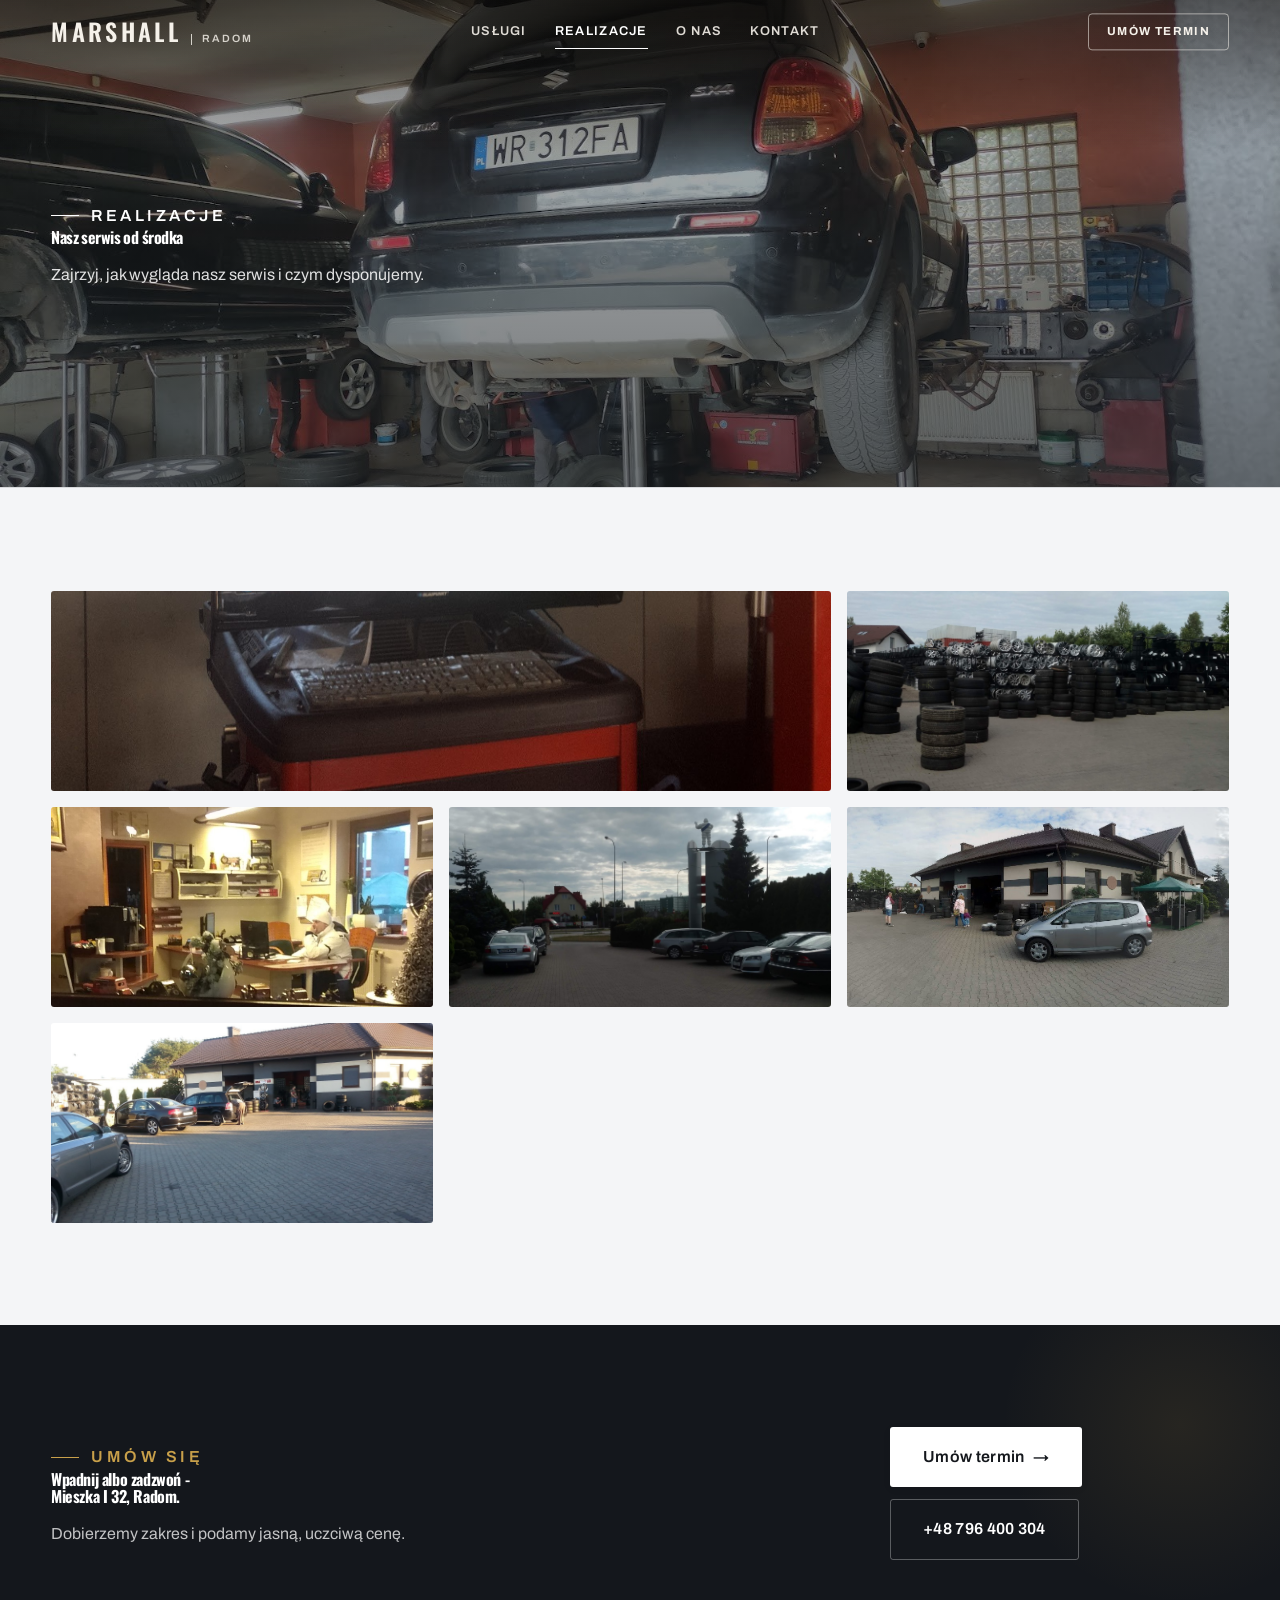
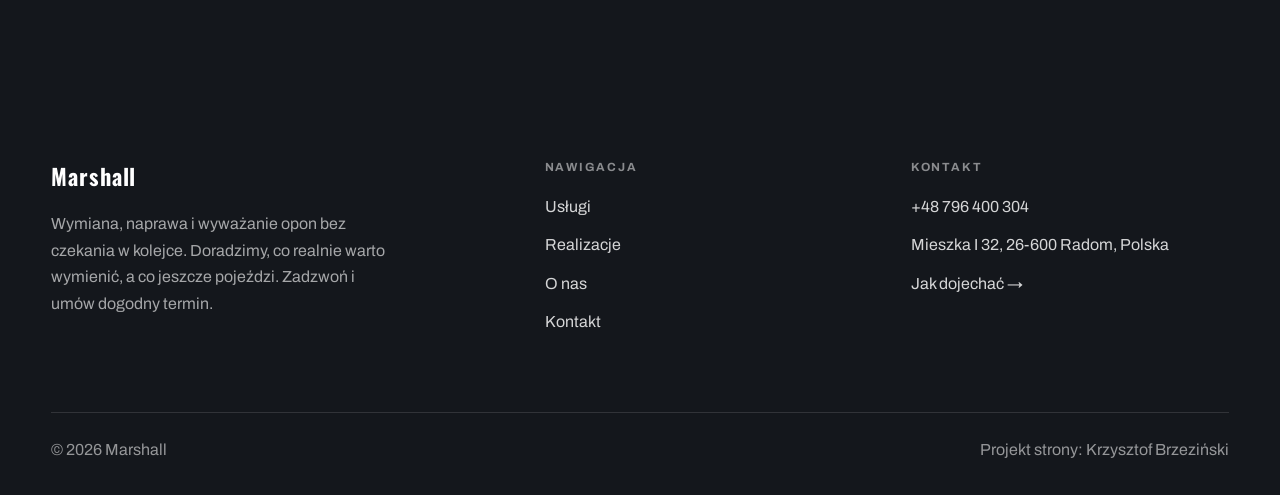
<file: realizacje.html>
<!DOCTYPE html>
<html lang="pl">
<head>
<meta charset="UTF-8">
<meta name="viewport" content="width=device-width, initial-scale=1.0">
<title>Realizacje - Marshall</title>
<meta name="description" content="Realizacje Marshall: geometria kół, magazyn opon i felg, biuro obsługi i nasz punkt przy Mieszka I w Radomiu.">
<link rel="preconnect" href="https://fonts.googleapis.com">
<link rel="preconnect" href="https://fonts.gstatic.com" crossorigin>
<link href="https://fonts.googleapis.com/css2?family=Oswald:wght@500;600;700&family=Archivo:wght@400;500;600&display=swap" rel="stylesheet">
<link rel="stylesheet" href="assets/styles.css">
</head>
<body>

<header class="nav">
  <div class="wrap nav-inner">
    <a class="brand" href="index.html"><span class="name">Marshall</span><span class="sub">Radom</span></a>
    <nav class="nav-links">
      <a href="oferta.html">Usługi</a>
      <a href="realizacje.html" class="active">Realizacje</a>
      <a href="o-nas.html">O nas</a>
      <a href="kontakt.html">Kontakt</a>
      <a href="kontakt.html" class="btn btn-accent">Umów termin</a>
    </nav>
    <button class="nav-toggle" aria-label="Menu"><span></span><span></span><span></span></button>
  </div>
</header>

<section class="pagehead">
  <img src="img/g1.jpg" alt="Marshall - Nasz serwis od środka">
  <div class="wrap">
    <span class="eyebrow">Realizacje</span>
    <h1>Nasz serwis od środka</h1>
    <p>Zajrzyj, jak wygląda nasz serwis i czym dysponujemy.</p>
  </div>
</section>
<section>
  <div class="wrap">
    <div class="gallery">
      <div class="tile t-two3 reveal"><img src="img/g2.jpg" alt="Pomiar geometrii kół" loading="lazy"><div class="cap">Pomiar geometrii kół</div></div>
      <div class="tile t-third reveal"><img src="img/g3.jpg" alt="Magazyn opon i felg" loading="lazy"><div class="cap">Magazyn opon i felg</div></div>
      <div class="tile t-third reveal"><img src="img/g4.jpg" alt="Biuro obsługi klienta" loading="lazy"><div class="cap">Biuro obsługi klienta</div></div>
      <div class="tile t-third reveal"><img src="img/g5.jpg" alt="Parking przed serwisem" loading="lazy"><div class="cap">Parking przed serwisem</div></div>
      <div class="tile t-third reveal"><img src="img/g6.jpg" alt="Nasz punkt przy Mieszka I" loading="lazy"><div class="cap">Nasz punkt przy Mieszka I</div></div>
      <div class="tile t-third reveal"><img src="img/about.jpg" alt="Wejście do serwisu" loading="lazy"><div class="cap">Wejście do serwisu</div></div>
    </div>
  </div>
</section>
<section class="cta">
  <div class="wrap">
    <div class="reveal">
      <span class="eyebrow">Umów się</span>
      <h2>Wpadnij albo zadzwoń - Mieszka I 32, Radom.</h2>
      <p>Dobierzemy zakres i podamy jasną, uczciwą cenę.</p>
    </div>
    <div class="cta-actions reveal">
      <a href="kontakt.html" class="btn btn-light">Umów termin <span class="arr">→</span></a>
      <a href="tel:+48796400304" class="btn btn-ghost" style="color:#fff;border-color:rgba(255,255,255,.3)">+48 796 400 304</a>
    </div>
  </div>
</section>

<footer>
  <div class="wrap">
    <div class="foot-grid">
      <div class="foot-brand">
        <div class="name">Marshall</div>
        <p>Wymiana, naprawa i wyważanie opon bez czekania w kolejce. Doradzimy, co realnie warto wymienić, a co jeszcze pojeździ. Zadzwoń i umów dogodny termin.</p>
      </div>
      <div class="foot-col">
        <h4>Nawigacja</h4>
        <a href="oferta.html">Usługi</a>
        <a href="realizacje.html">Realizacje</a>
        <a href="o-nas.html">O nas</a>
        <a href="kontakt.html">Kontakt</a>
      </div>
      <div class="foot-col">
        <h4>Kontakt</h4>
        <a href="tel:+48796400304">+48 796 400 304</a>
        <p>Mieszka I 32, 26-600 Radom, Polska</p>
        <a href="https://maps.google.com/?cid=3467046883253085649&g_mp=CiVnb29nbGUubWFwcy5wbGFjZXMudjEuUGxhY2VzLkdldFBsYWNlEAIYBCAA" target="_blank" rel="noopener">Jak dojechać →</a>
      </div>
    </div>
    <div class="foot-bot">
      <span>© 2026 Marshall</span>
      <span>Projekt strony: Krzysztof Brzeziński</span>
    </div>
  </div>
</footer>
<div class="sticky-reserve"><a class="sr-book" href="kontakt.html">Umów termin</a><a class="sr-call" href="tel:+48796400304" aria-label="Zadzwoń"><svg class="ico-tel" width="16" height="16" viewBox="0 0 24 24" fill="none" aria-hidden="true"><path d="M6.6 10.8a15.5 15.5 0 0 0 6.6 6.6l2.2-2.2a1 1 0 0 1 1-.24 11.4 11.4 0 0 0 3.6.58 1 1 0 0 1 1 1V20a1 1 0 0 1-1 1A17 17 0 0 1 3 4a1 1 0 0 1 1-1h3.5a1 1 0 0 1 1 1c0 1.25.2 2.46.58 3.6a1 1 0 0 1-.25 1l-2.23 2.2Z" fill="currentColor"/></svg></a></div>

<script src="assets/main.js"></script>
</body>
</html>
</file>
<file: assets/styles.css>
/* ============================================================
   STOLBASZ — premium, architektoniczny B2B fit-out
   Jasna paleta, zero brązu. System wg premium-web-craft.
   Projekt strony: Krzysztof Brzeziński
   ============================================================ */

:root{
  /* PALETA — jasna, architektoniczna, chłodna */
  --paper:#f4f5f7;          /* główne tło */
  --paper-2:#e7e9ee;        /* sekcje alternatywne (chłodny jasny szary) */
  --paper-3:#e7e9ee;        /* delikatne wypełnienia */
  --ink:#14171c;            /* tekst główny — chłodny grafit */
  --ink-soft:#1f242c;       /* nagłówki drugorzędne */
  --muted:#8b9099;          /* tekst poboczny */
  --line:rgba(20,23,28,.12);/* hairline */
  --accent:#c8a04a;         /* stonowany petrol-slate — jedyny akcent */
  --accent-d:#9a7a31;
  --accent-soft:rgba(200,160,74,.10);
  --dark:#14171c;           /* sekcje ciemne (stopka/CTA) */

  /* ODSTĘPY — skala 4/8 */
  --space-1:4px; --space-2:8px; --space-3:12px; --space-4:16px; --space-5:24px;
  --space-6:32px; --space-7:48px; --space-8:64px; --space-9:96px; --space-10:128px;

  /* TYPOGRAFIA — fluid clamp() */
  --text-sm:clamp(.82rem,.8rem+.1vw,.9rem);
  --text-base:clamp(1rem,.97rem+.15vw,1.1rem);
  --text-lg:clamp(1.12rem,1.05rem+.3vw,1.3rem);
  --text-h3:clamp(1.2rem,1.1rem+.5vw,1.5rem);
  --text-h2:clamp(1.9rem,1.5rem+1.9vw,2.8rem);
  --text-h1:clamp(2.6rem,1.9rem+3.6vw,4.6rem);

  /* PROMIENIE — architektoniczne, raczej ostre */
  --r-sm:3px; --r-md:6px; --r-lg:10px;

  /* RUCH */
  --ease:cubic-bezier(.25,.46,.45,.94); --dur:.24s;

  /* CIENIE — miękkie, warstwowe */
  --sh-sm:0 1px 2px rgba(16,24,32,.04), 0 2px 8px rgba(16,24,32,.05);
  --sh-md:0 2px 6px rgba(16,24,32,.05), 0 12px 28px -8px rgba(16,24,32,.12);
  --sh-lg:0 6px 14px rgba(16,24,32,.07), 0 26px 56px -18px rgba(16,24,32,.22);

  --hairline:1px solid var(--line);

  --font-display:'Oswald','Archivo',sans-serif;
  --font-body:'Archivo',sans-serif;
}

*{box-sizing:border-box;margin:0;padding:0}
html{scroll-behavior:smooth}
body{
  font-family:var(--font-body);
  font-size:var(--text-base);
  line-height:1.65;
  color:var(--ink);
  background:var(--paper);
  -webkit-font-smoothing:antialiased;
  text-rendering:optimizeLegibility;
}
img{max-width:100%;display:block}
a{color:inherit;text-decoration:none}

.wrap{width:min(92%,1180px);margin-inline:auto}
section{padding-block:clamp(52px,6.5vw,96px)}

h1,h2,h3{font-family:var(--font-display);font-weight:700;line-height:1.08;letter-spacing:-.02em;color:var(--ink)}
h1{font-size:var(--text-h1);letter-spacing:-.035em}
h2{font-size:var(--text-h2);letter-spacing:-.025em}
h3{font-size:var(--text-h3)}
p{max-width:65ch}

.eyebrow{
  font-family:var(--font-body);
  font-size:var(--text-sm);
  font-weight:600;
  letter-spacing:.18em;
  text-transform:uppercase;
  color:var(--accent);
  display:inline-flex;align-items:center;gap:var(--space-3);
}
.eyebrow::before{content:"";width:28px;height:1px;background:var(--accent);display:inline-block}

.muted{color:var(--muted)}
.lead{font-size:var(--text-lg);line-height:1.55;color:var(--ink-soft);max-width:50ch}

/* ---------- BUTTONS ---------- */
.btn{
  display:inline-flex;align-items:center;gap:var(--space-2);
  font-weight:600;font-size:var(--text-sm);letter-spacing:.02em;
  padding:var(--space-4) var(--space-6);
  border-radius:var(--r-sm);
  transition:transform var(--dur) var(--ease),box-shadow var(--dur) var(--ease),background var(--dur) var(--ease);
  cursor:pointer;border:1px solid transparent;
}
.btn-accent{background:var(--accent);color:#fff;box-shadow:var(--sh-sm)}
.btn-accent:hover{background:var(--accent-d);transform:translateY(-2px);box-shadow:var(--sh-md)}
.btn-accent:active{transform:translateY(0);box-shadow:var(--sh-sm)}
.btn-ghost{background:transparent;color:var(--ink);border-color:var(--line)}
.btn-ghost:hover{border-color:var(--accent);color:var(--accent);transform:translateY(-2px)}
.btn-light{background:#fff;color:var(--ink);box-shadow:var(--sh-sm)}
.btn-light:hover{transform:translateY(-2px);box-shadow:var(--sh-md)}
.btn .arr{transition:transform var(--dur) var(--ease)}
.btn:hover .arr{transform:translateX(4px)}

/* ---------- NAV ---------- */
.nav{
  position:sticky;top:0;z-index:50;
  background:color-mix(in srgb,var(--paper) 88%,transparent);
  backdrop-filter:saturate(140%) blur(10px);
  border-bottom:var(--hairline);
}
.nav-inner{display:flex;align-items:center;justify-content:space-between;height:72px}
.brand{display:flex;flex-direction:column;line-height:1}
.brand .name{font-family:var(--font-display);font-weight:800;font-size:1.35rem;letter-spacing:.04em}
.brand .sub{font-size:.62rem;letter-spacing:.34em;text-transform:uppercase;color:var(--muted);margin-top:5px}
.nav-links{display:flex;align-items:center;gap:var(--space-6)}
.nav-links a{font-size:var(--text-sm);font-weight:500;color:var(--ink-soft);position:relative;padding-block:4px;transition:color var(--dur) var(--ease)}
.nav-links a::after{content:"";position:absolute;left:0;bottom:0;width:0;height:1.5px;background:var(--accent);transition:width var(--dur) var(--ease)}
.nav-links a:hover,.nav-links a.active{color:var(--ink)}
.nav-links a:hover::after,.nav-links a.active::after{width:100%}
.nav-links .btn{padding:var(--space-2) var(--space-5)}
/* przyciski w nav: właściwy kolor (przebij .nav-links a) + bez podkreślenia */
.nav-links a.btn-accent{color:#fff}
.nav-links a.btn-ghost,.nav-links a.btn-light{color:var(--ink)}
.nav-links a.btn::after{display:none}
.nav-toggle{display:none;background:none;border:none;cursor:pointer;flex-direction:column;gap:5px;padding:8px}
.nav-toggle span{width:24px;height:2px;background:var(--ink);transition:var(--dur)}

/* ---------- HERO (split) ---------- */
.hero{position:relative;overflow:hidden;border-bottom:var(--hairline)}
.hero-grid{display:grid;grid-template-columns:1.05fr .95fr;gap:clamp(24px,4vw,60px);align-items:center;
  padding-block:clamp(36px,4.5vw,64px)}
.hero-copy .eyebrow{margin-bottom:var(--space-5)}
.hero-copy h1{margin-bottom:var(--space-5)}
.hero-copy .lead{margin-bottom:var(--space-7)}
.hero-actions{display:flex;flex-wrap:wrap;gap:var(--space-4)}
.hero-art{position:relative;aspect-ratio:4/3;border-radius:var(--r-lg);overflow:hidden;box-shadow:var(--sh-lg)}
.hero-art img{width:100%;height:100%;object-fit:cover}
.hero-art::after{content:"";position:absolute;inset:0;background:linear-gradient(180deg,transparent 55%,rgba(18,24,28,.28))}
.hero-badge{position:absolute;left:var(--space-5);bottom:var(--space-5);z-index:2;
  background:rgba(252,252,251,.94);backdrop-filter:blur(4px);
  border-radius:var(--r-md);padding:var(--space-4) var(--space-5);box-shadow:var(--sh-md);max-width:78%}
.hero-badge strong{display:block;font-family:var(--font-display);font-size:1rem;letter-spacing:-.01em}
.hero-badge span{font-size:var(--text-sm);color:var(--muted)}

/* ---------- HERO duży / kinowy (strona główna) ---------- */
.hero-cine{position:relative;min-height:clamp(560px,82vh,840px);min-height:clamp(560px,82svh,840px);display:flex;align-items:center;overflow:hidden;border-bottom:var(--hairline)}
.hero-cine>img{position:absolute;inset:0;width:100%;height:100%;object-fit:cover;z-index:0}
.hero-cine::after{content:"";position:absolute;inset:0;z-index:1;
  background:linear-gradient(95deg,rgba(13,18,23,.86) 0%,rgba(13,18,23,.64) 32%,rgba(13,18,23,.24) 62%,rgba(13,18,23,.04) 100%)}
.hero-cine .wrap{position:relative;z-index:2;padding-block:var(--space-8)}
.hero-cine .hero-copy{max-width:660px}
.hero-cine .eyebrow{color:#fff;margin-bottom:var(--space-5)}
.hero-cine .eyebrow::before{background:#fff}
.hero-cine h1{color:#fff;margin-bottom:var(--space-5);font-size:clamp(2.9rem,2rem+4.4vw,5.2rem)}
.hero-cine .lead{color:rgba(255,255,255,.92);max-width:48ch;margin-bottom:var(--space-7)}
.hero-cine .hero-actions{display:flex;flex-wrap:wrap;gap:var(--space-4)}
@media(max-width:680px){
  .hero-cine{min-height:clamp(520px,76vh,640px);min-height:clamp(520px,76svh,640px);align-items:flex-end}
  .hero-cine::after{background:linear-gradient(0deg,rgba(13,18,23,.9) 6%,rgba(13,18,23,.45) 55%,rgba(13,18,23,.25) 100%)}
  .hero-cine .wrap{padding-bottom:var(--space-9)}
}

/* full-bleed hero variant (podstrony) */
.pagehead{position:relative;min-height:46vh;min-height:46svh;display:flex;align-items:flex-end;overflow:hidden;border-bottom:var(--hairline)}
.pagehead img{position:absolute;inset:0;width:100%;height:100%;object-fit:cover}
.pagehead::after{content:"";position:absolute;inset:0;background:linear-gradient(180deg,rgba(18,24,28,.25),rgba(18,24,28,.62))}
.pagehead .wrap{position:relative;z-index:2;padding-block:var(--space-9);color:#fff}
.pagehead h1{color:#fff;max-width:18ch}
.pagehead .eyebrow{color:#fff}
.pagehead .eyebrow::before{background:#fff}
.pagehead p{color:rgba(255,255,255,.86);margin-top:var(--space-4);max-width:54ch}

/* ---------- STRIP (pasek skrótów / liczby) ---------- */
.strip{background:var(--dark);color:#fff}
.strip .wrap{display:grid;grid-template-columns:repeat(4,1fr);gap:var(--space-6);padding-block:var(--space-8)}
.strip .item .k{font-family:var(--font-display);font-size:clamp(1.6rem,1.2rem+1.4vw,2.4rem);font-weight:800;letter-spacing:-.02em;color:#fff}
.strip .item .v{font-size:var(--text-sm);color:rgba(255,255,255,.66);margin-top:var(--space-2);line-height:1.45}
.strip .item{border-left:2px solid var(--accent);padding-left:var(--space-5)}

/* ---------- SECTION HEAD ---------- */
.head{max-width:48rem;margin-bottom:var(--space-8)}
.head.center{margin-inline:auto;text-align:center}
.head .eyebrow{margin-bottom:var(--space-4)}
.head h2{margin-bottom:var(--space-4)}
.head p{color:var(--muted);font-size:var(--text-lg);line-height:1.55}
.head.center p{margin-inline:auto}

/* ---------- INTRO SPLIT ---------- */
.split{display:grid;grid-template-columns:.92fr 1.08fr;gap:clamp(28px,5vw,80px);align-items:center}
.split.rev{grid-template-columns:1.08fr .92fr}
.split.rev .split-art{order:-1}
.split-art{position:relative;aspect-ratio:5/4;border-radius:var(--r-lg);overflow:hidden;box-shadow:var(--sh-lg)}
.split-art img{width:100%;height:100%;object-fit:cover}
.split-copy h2{margin-bottom:var(--space-5)}
.split-copy p+p{margin-top:var(--space-4)}
.split-copy .btn{margin-top:var(--space-6)}

/* ---------- SERVICES (zakres) ---------- */
.svc-grid{display:grid;grid-template-columns:repeat(auto-fit,minmax(280px,1fr));gap:var(--space-5)}
.svc{background:#fff;border:var(--hairline);border-radius:var(--r-md);padding:var(--space-7) var(--space-6);
  transition:transform var(--dur) var(--ease),box-shadow var(--dur) var(--ease),border-color var(--dur) var(--ease);
  position:relative;overflow:hidden}
.svc::before{content:"";position:absolute;left:0;top:0;width:3px;height:0;background:var(--accent);transition:height var(--dur) var(--ease)}
.svc:hover{transform:translateY(-4px);box-shadow:var(--sh-md);border-color:transparent}
.svc:hover::before{height:100%}
.svc .ic{font-family:var(--font-display);font-size:.8rem;font-weight:700;letter-spacing:.12em;color:var(--accent);margin-bottom:var(--space-4)}
.svc h3{margin-bottom:var(--space-3);font-size:1.22rem}
.svc p{color:var(--muted);font-size:var(--text-base);line-height:1.6}

/* big detailed service rows */
.svc-row{display:grid;grid-template-columns:.8fr 1.2fr;gap:clamp(20px,4vw,60px);align-items:center;padding-block:var(--space-8)}
.svc-row+.svc-row{border-top:var(--hairline)}
.svc-row.rev{grid-template-columns:1.2fr .8fr}
.svc-row.rev .svc-row-art{order:-1}
.svc-row-art{aspect-ratio:4/3;border-radius:var(--r-md);overflow:hidden;box-shadow:var(--sh-md)}
.svc-row-art img{width:100%;height:100%;object-fit:cover}
.svc-row h3{font-size:1.5rem;margin-bottom:var(--space-4)}
.svc-row .num{font-family:var(--font-display);font-size:.85rem;font-weight:700;letter-spacing:.14em;color:var(--accent);display:block;margin-bottom:var(--space-3)}
.svc-row ul{list-style:none;margin-top:var(--space-4);display:flex;flex-direction:column;gap:var(--space-2)}
.svc-row li{position:relative;padding-left:var(--space-5);color:var(--muted);font-size:var(--text-base)}
.svc-row li::before{content:"";position:absolute;left:0;top:.62em;width:8px;height:1px;background:var(--accent)}

/* ---------- GALLERY (realizacje) ---------- */
.gallery{display:grid;grid-template-columns:repeat(12,1fr);gap:var(--space-4);grid-auto-rows:200px}
/* GALERIA MASONRY — pionowe zdjęcia (portrety beauty/wellness) bez przycinania: kolumny, height auto */
.gallery-masonry{column-count:3;column-gap:var(--space-4)}
@media(max-width:900px){.gallery-masonry{column-count:2}}
@media(max-width:560px){.gallery-masonry{column-count:1}}
.gallery-masonry .m-tile{break-inside:avoid;margin:0 0 var(--space-4);padding:0;position:relative;overflow:hidden;border-radius:var(--r-md);border:1px solid var(--line)}
.gallery-masonry .m-tile img{width:100%;height:auto;display:block}
.gallery-masonry .m-tile .cap{position:absolute;left:0;right:0;bottom:0;padding:var(--space-4);color:#fff;background:linear-gradient(0deg,rgba(0,0,0,.55),transparent);font-size:var(--text-sm)}
.tile{position:relative;overflow:hidden;border-radius:var(--r-md);box-shadow:var(--sh-sm);
  transition:transform var(--dur) var(--ease),box-shadow var(--dur) var(--ease)}
.tile img{width:100%;height:100%;object-fit:cover;transition:transform .6s var(--ease)}
.tile:hover{box-shadow:var(--sh-md)}
.tile:hover img{transform:scale(1.05)}
.tile .cap{position:absolute;left:0;right:0;bottom:0;padding:var(--space-5) var(--space-4) var(--space-4);
  background:linear-gradient(transparent,rgba(18,24,28,.78));color:#fff;
  font-size:var(--text-sm);font-weight:600;letter-spacing:.01em;
  opacity:0;transform:translateY(8px);transition:var(--dur) var(--ease)}
.tile:hover .cap{opacity:1;transform:translateY(0)}
.tile .cap small{display:block;font-weight:400;opacity:.78;letter-spacing:.04em;text-transform:uppercase;font-size:.66rem;margin-top:3px}
/* bento spans */
.t-wide{grid-column:span 6}
.t-tall{grid-column:span 6;grid-row:span 2}
.t-std{grid-column:span 6}
.t-third{grid-column:span 4}
.t-two3{grid-column:span 8}

/* ---------- TRUST / WIARYGODNOŚĆ ---------- */
.trust{background:var(--paper-2)}
.trust-grid{display:grid;grid-template-columns:repeat(auto-fit,minmax(240px,1fr));gap:var(--space-5);margin-top:var(--space-7)}
.trust-card{background:#fff;border-radius:var(--r-md);padding:var(--space-7) var(--space-6);box-shadow:var(--sh-sm);border-top:3px solid var(--accent)}
.trust-card .big{font-family:var(--font-display);font-size:clamp(1.8rem,1.3rem+1.6vw,2.6rem);font-weight:800;letter-spacing:-.02em;color:var(--ink);line-height:1}
.trust-card h3{font-size:1.12rem;margin:var(--space-3) 0 var(--space-2)}
.trust-card p{color:var(--muted);font-size:var(--text-base);line-height:1.55}

/* ---------- CTA band ---------- */
.cta{background:var(--dark);color:#fff;position:relative;overflow:hidden}
.cta .wrap{display:grid;grid-template-columns:1.4fr .6fr;gap:var(--space-7);align-items:center;position:relative;z-index:2}
.cta h2{color:#fff;max-width:20ch}
.cta p{color:rgba(255,255,255,.74);margin-top:var(--space-4)}
.cta-actions{display:flex;flex-direction:column;gap:var(--space-3);align-items:flex-start}
.cta::before{content:"";position:absolute;right:-80px;top:-80px;width:360px;height:360px;border-radius:50%;
  background:radial-gradient(circle,var(--accent-soft),transparent 70%)}

/* ---------- CONTACT ---------- */
.contact-grid{display:grid;grid-template-columns:.85fr 1.15fr;gap:clamp(28px,4vw,56px);align-items:start}
.info-list{display:flex;flex-direction:column;gap:var(--space-2)}
.info-row{display:flex;gap:var(--space-4);align-items:flex-start;padding-block:var(--space-4);border-bottom:var(--hairline)}
.info-row .ic{flex:none;width:42px;height:42px;display:grid;place-items:center;border-radius:50%;
  background:var(--accent-soft);color:var(--accent);font-size:1.05rem}
.info-row .lbl{font-size:.72rem;letter-spacing:.14em;text-transform:uppercase;color:var(--muted)}
.info-row .val{font-weight:600;font-size:var(--text-base);margin-top:2px}
.info-row a.val:hover{color:var(--accent)}
.map{border:none;border-radius:var(--r-lg);box-shadow:var(--sh-md);width:100%;height:100%;min-height:380px;filter:grayscale(.2) contrast(1.02)}
.form{background:#fff;border:var(--hairline);border-radius:var(--r-lg);padding:clamp(24px,3vw,40px);box-shadow:var(--sh-sm)}
.form .fld{margin-bottom:var(--space-5)}
.form label{display:block;font-size:var(--text-sm);font-weight:600;margin-bottom:var(--space-2)}
.form input,.form textarea{width:100%;font-family:inherit;font-size:var(--text-base);color:var(--ink);
  padding:var(--space-4);border:var(--hairline);border-radius:var(--r-sm);background:var(--paper);transition:border-color var(--dur)}
.form input:focus,.form textarea:focus{outline:none;border-color:var(--accent);background:#fff}
.form textarea{resize:vertical;min-height:120px}
.form .note{font-size:var(--text-sm);color:var(--muted);margin-top:var(--space-3)}

/* ---------- FOOTER ---------- */
footer{background:var(--dark);color:#fff;padding-block:var(--space-9) var(--space-6)}
.foot-grid{display:grid;grid-template-columns:1.4fr 1fr 1fr;gap:var(--space-7);margin-bottom:var(--space-8)}
.foot-brand .name{font-family:var(--font-display);font-weight:800;font-size:1.4rem;letter-spacing:.04em}
.foot-brand p{color:rgba(255,255,255,.62);margin-top:var(--space-4);font-size:var(--text-base);max-width:38ch}
.foot-col h4{font-size:.74rem;letter-spacing:.16em;text-transform:uppercase;color:rgba(255,255,255,.5);margin-bottom:var(--space-4)}
.foot-col a,.foot-col p{display:block;color:rgba(255,255,255,.82);font-size:var(--text-base);margin-bottom:var(--space-3)}
.foot-col a:hover{color:#fff}
.foot-bot{border-top:1px solid rgba(255,255,255,.12);padding-top:var(--space-5);display:flex;justify-content:space-between;flex-wrap:wrap;gap:var(--space-3);
  font-size:var(--text-sm);color:rgba(255,255,255,.55)}
.foot-bot a:hover{color:#fff}

/* ---------- REVEAL ---------- */
.reveal{opacity:0;transform:translateY(22px);transition:opacity .6s var(--ease),transform .6s var(--ease)}
.reveal.in{opacity:1;transform:none}

/* ---------- RESPONSIVE ---------- */
@media(max-width:920px){
  .hero-grid,.split,.split.rev,.svc-row,.svc-row.rev,.cta .wrap,.contact-grid,.foot-grid{grid-template-columns:1fr}
  .split.rev .split-art,.svc-row.rev .svc-row-art{order:0}
  .hero-art{aspect-ratio:16/10;max-height:420px}
  .strip .wrap{grid-template-columns:repeat(2,1fr);gap:var(--space-7)}
  .gallery{grid-auto-rows:180px}
  .t-wide,.t-tall,.t-std,.t-third,.t-two3{grid-column:span 6}
  .t-tall{grid-row:span 1}
  .cta-actions{flex-direction:row;flex-wrap:wrap}
  .foot-grid{gap:var(--space-6)}
}
@media(max-width:680px){
  .nav-links{position:fixed;inset:72px 0 auto 0;background:var(--paper);flex-direction:column;align-items:stretch;
    gap:0;padding:var(--space-4) 6%;border-bottom:var(--hairline);box-shadow:var(--sh-md);
    transform:translateY(-120%);transition:transform var(--dur) var(--ease)}
  .nav-links.open{transform:translateY(0)}
  .nav-links a{padding-block:var(--space-4);border-bottom:var(--hairline)}
  .nav-links .btn{margin-top:var(--space-3);justify-content:center}
  .nav-toggle{display:flex}
  .strip .wrap{grid-template-columns:1fr}
  .gallery{grid-template-columns:repeat(6,1fr)}
  .foot-grid{grid-template-columns:1fr}
}
@media(prefers-reduced-motion:reduce){
  *{animation-duration:.01ms!important;transition:none!important}
  .reveal{opacity:1!important;transform:none!important}
  html{scroll-behavior:auto}
}

/* ============================================================
   PREMIUM LAYER — destylat deep-researchu branż (anty-AI, spokój).
   Zmienne STOLBASZ (--accent/--ink/--paper/--line/--dark). Ruch ledwo
   zauważalny, krzywa cubic-bezier(.16,.84,.44,1); prefers-reduced-motion
   pokryte blanketem wyżej. Karty hairline zamiast cieni = #1 sygnał „nie-AI".
   ============================================================ */

/* więcej oddechu między sekcjami (liderzy: 110-130px) */
section{padding-block:clamp(64px,8vw,128px)}

/* 1) Aksamitny reveal — dłuższa, miękka krzywa zamiast „skoku" */
.reveal{transition:opacity .9s cubic-bezier(.16,.84,.44,1),transform .9s cubic-bezier(.16,.84,.44,1);will-change:opacity,transform}
/* stagger TYLKO w galerii (tam pozycja = porządek dzieci) */
.gallery .reveal:nth-child(2){transition-delay:.07s}
.gallery .reveal:nth-child(3){transition-delay:.14s}
.gallery .reveal:nth-child(4){transition-delay:.21s}
.gallery .reveal:nth-child(5){transition-delay:.28s}
.gallery .reveal:nth-child(6){transition-delay:.35s}

/* 2) Hero STATYCZNY na .hero-cine — Ken Burns CAŁKIEM WYŁĄCZONY 26.06 (3. zgłoszenie Szymona).
   GENEZA: animowanie scale na <img> hero z teksturami (cegły/framugi) re-samplinguje obraz
   klatka po klatce → na części ekranów drobne drganie/shimmer = „heroshot się trzęsie".
   translateY usunięto wcześniej, scale-only + will-change/GPU NIE wystarczyły do GWARANCJI gładkości.
   Krzysztof zażądał pewności („make sure, że błąd się nie pojawi") > efekt. Zero animacji = 0% drgania.
   Delikatny zoom zostaje TYLKO w pełnoekranowych hero gastro/studio (hg-bg/hs-bg — tło, inny
   mechanizm, chwalone, nigdy nie zgłaszane). NIE wracać do KB na .hero-cine bez realnego testu
   na sprzęcie klienta — to ryzyko regresji „trzęsienia”. */
/* BEZPIECZNY "wow" na hero = jednorazowy FADE-IN (opacity), nie zoom.
   opacity nie dotyka bitmapy → gładkie na KAŻDYM zdjęciu/ekranie/GPU, zero ryzyka migotania.
   Geometryczny ruch (scale/translate) na .hero-cine jest ZAKAZANY (bramka pilnuje). */
@keyframes heroFade{from{opacity:0}to{opacity:1}}
.hero-cine>img{transform:none;animation:heroFade 1.1s ease-out both}

/* 3) Akcentowy hairline pod nagłówkiem sekcji, który „rysuje się" przy wejściu */
.head h2{position:relative;padding-bottom:18px}
.head h2::after{content:"";position:absolute;left:0;bottom:0;height:1px;width:0;background:var(--accent);transition:width 1s cubic-bezier(.16,.84,.44,1) .15s}
.head.center h2::after{left:50%;transform:translateX(-50%)}
.head.reveal.in h2::after,.head.center.reveal.in h2::after{width:54px}

/* 4) Karty HAIRLINE zamiast cieni/zaokrągleń (najmocniejszy anty-AI detal) */
.svc{background:transparent;border:1px solid var(--line);border-radius:var(--r-sm);box-shadow:none}
.svc:hover{box-shadow:none;border-color:var(--accent);transform:translateY(-3px)}
.trust-card{background:transparent;box-shadow:none;border:1px solid var(--line);border-top:2px solid var(--accent);border-radius:var(--r-sm)}
.tile{box-shadow:none;border-radius:var(--r-sm)}
.tile:hover{box-shadow:none}

/* 5) Sticky-nav kondensuje się po przewinięciu (sygnał dopracowania) */
.nav{transition:box-shadow .4s ease,background .4s ease}
.nav.is-stuck{box-shadow:0 1px 0 var(--line),0 14px 30px -24px rgba(0,0,0,.45)}
.nav-inner{transition:height .35s var(--ease)}
.nav.is-stuck .nav-inner{height:60px}

/* 6) MANIFESTO — pełnoekranowy cytat-bohater (zastępuje generyczne „Dlaczego my") */
.manifesto{background:var(--paper-2);text-align:center}
.manifesto .wrap{max-width:60rem}
.manifesto p{font-family:var(--font-display);font-style:italic;font-size:clamp(1.6rem,1rem+2.4vw,2.8rem);line-height:1.32;color:var(--ink-soft);margin-inline:auto;max-width:26ch;position:relative;padding-top:var(--space-8)}
.manifesto p::before{content:"";position:absolute;top:0;left:50%;transform:translateX(-50%);width:54px;height:1px;background:var(--accent)}
.manifesto p span{color:var(--accent);font-style:italic}

/* 7) GATEWAYS — 3 duże bramy-zdjęcia (zamiast paska menu usług) */
.gateways{display:grid;grid-template-columns:repeat(3,1fr);gap:var(--space-4)}
.gateway{position:relative;aspect-ratio:3/4;overflow:hidden;border-radius:var(--r-sm);display:block}
.gateway img{width:100%;height:100%;object-fit:cover;transition:transform .8s var(--ease),filter .5s var(--ease)}
.gateway::after{content:"";position:absolute;inset:0;background:linear-gradient(180deg,transparent 38%,rgba(18,24,28,.74))}
.gateway:hover img{transform:scale(1.05);filter:brightness(1.05)}
.gateway .g-ttl{position:absolute;left:0;right:0;bottom:0;z-index:2;padding:var(--space-6) var(--space-5);color:#fff;font-family:var(--font-display);font-size:1.45rem;letter-spacing:-.01em;line-height:1.15}
.gateway .g-ttl small{display:block;font-family:var(--font-body);font-size:var(--text-sm);font-weight:400;opacity:.82;letter-spacing:.03em;margin-top:5px}
@media(max-width:760px){.gateways{grid-template-columns:1fr}.gateway{aspect-ratio:16/10}}

/* 8) LOGO klienta w nagłówku (gdy podane --logo) */
.brand-logo{height:40px;width:auto;max-width:220px;object-fit:contain;display:block}
.nav.is-stuck .brand-logo{height:34px}
@media(max-width:680px){.brand-logo{height:32px}}

/* === rodzina: auto === */
/* ============================================================
   RODZINA: AUTO (detailing / auto-serwis / powłoki / lakiernictwo / myjnia)
   Doklejane NA WIERZCH base.css. Skin auto (Oswald + grafit/bursztyn).
   Filozofia: PREMIUM, MĘSKO, TECHNICZNIE + "Umów termin". Jasna baza, ciemne kinowe hero, Oswald CAPS.
   (Świadomie BEZ ciemnej bazy - dark-skin guard wymusza jasne tło; ciemne hero+paski daja dramat.)
   FAZA 3 (research wf_5b470404, topowe studia detailingu/powłok): osobny układ - hero-auto (kicker+claim+1 CTA),
   nav fixed przezroczysty->ciemny grafit + zwijany, spec-ribbon (sygnatura), pakiety powłok (1 ciemny band),
   before/after suwak, poziomy "bay" proces, marki. Pakiety/before-after/marki = BRAMKOWANE (tylko z reconu).
   ============================================================ */

/* --- Wersaliki na nagłówkach sekcji (motorsport/inżynierski sznyt) --- */
.head h2{text-transform:uppercase;letter-spacing:.015em}
.eyebrow{letter-spacing:.22em}

/* --- Ostrzejsze, "techniczne" karty --- */
.svc,.trust-card,.tile,.gateway,.svc-row-art,.split-art{border-radius:var(--r-sm)}

/* --- STICKY "Umów termin" (mobile) --- */
.sticky-reserve{display:none}
@media(max-width:820px){
  .sticky-reserve{display:flex;position:fixed;left:0;right:0;bottom:0;z-index:90;
    background:var(--line);box-shadow:0 -6px 20px -10px rgba(0,0,0,.4)}
  .sticky-reserve a{padding:15px 8px;text-align:center;font-weight:700;font-size:.95rem;text-transform:uppercase;letter-spacing:.03em}
  .sr-book{flex:1;background:var(--accent);color:#fff}
  .sr-call{width:60px;background:var(--paper);color:var(--ink);font-size:1.15rem;border-left:1px solid var(--line)}
  body{padding-bottom:56px}
}

/* ============================================================
   FAZA 3 - OSOBNY UKŁAD AUTO (detailing/powłoki). Wszystko poniżej doklejane na wierzch.
   ============================================================ */

/* --- Brass = ciemny tekst dla kontrastu (mosiądz #c8a04a + biel = za słaby kontrast) --- */
.btn-accent{color:#14171c}
.btn-accent:hover{color:#14171c}

/* === HERO AUTO: pełnoekranowe ciemne kino, blok dolny-lewy, Ken Burns, kontrast gwarantowany === */
.hero-auto{position:relative;height:100vh;height:100svh;min-height:560px;display:flex;align-items:flex-end;overflow:hidden;isolation:isolate;background:#0a0c0f}
.hero-auto .ha-bg{position:absolute;inset:0;width:100%;height:100%;object-fit:cover;z-index:-2;will-change:transform}
/* Ken Burns = TYLKO scale (zero translate = zero dryfu), DESKTOP-only (min-width:900) - zgodnie z konwencją base.css heroBreath, anty-jank na mobile */
@keyframes haKen{from{transform:scale(1.04)}to{transform:scale(1.12)}}
@media(min-width:900px){.hero-auto .ha-bg{animation:haKen 30s ease-out infinite alternate}}
/* Kontrast GWARANTOWANY niezależnie od zdjęcia: (a) ciemna LEWA kolumna pod tekstem (tekst jest do lewej, top->bottom),
   (b) górny scrim pod nav + dolny scrim. Nie liczymy na ciemne zdjęcie. */
.hero-auto .ha-veil{position:absolute;inset:0;z-index:-1;
  background:linear-gradient(90deg,rgba(10,12,15,.76) 0%,rgba(10,12,15,.34) 32%,rgba(10,12,15,0) 60%),
             linear-gradient(180deg,rgba(10,12,15,.42) 0%,rgba(10,12,15,0) 30%,rgba(10,12,15,.55) 78%,rgba(10,12,15,.82) 100%)}
.ha-inner{position:relative;z-index:2;margin:0 0 clamp(2.6rem,7vh,5rem) clamp(1.4rem,5vw,4rem);max-width:32ch}
.ha-tick{display:block;width:48px;height:3px;background:var(--accent);margin-bottom:clamp(1rem,2.4vh,1.6rem)}
.ha-kicker{display:block;font-family:var(--font-display);font-weight:600;text-transform:uppercase;
  letter-spacing:.22em;font-size:clamp(.72rem,1.4vw,.86rem);color:var(--accent);text-shadow:0 1px 10px rgba(0,0,0,.5)}
.ha-claim{font-family:var(--font-display);font-weight:700;text-transform:uppercase;letter-spacing:.005em;line-height:1.02;
  font-size:clamp(2.3rem,5.6vw,4.4rem);color:#fff;margin:clamp(.7rem,1.6vh,1.1rem) 0 clamp(1.5rem,3vh,2.2rem);
  text-shadow:0 2px 18px rgba(0,0,0,.55)}
.ha-cta{margin:0}
.ha-rating{margin:clamp(1rem,2vh,1.4rem) 0 0;color:#fff;font-weight:600;letter-spacing:.02em;font-size:var(--text-sm);opacity:.94;text-shadow:0 1px 10px rgba(0,0,0,.5)}
@media(max-width:640px){.ha-claim{font-size:clamp(2rem,9vw,2.7rem)}.ha-inner{margin-bottom:clamp(2rem,9vh,3.4rem)}}
@media(prefers-reduced-motion:reduce){.hero-auto .ha-bg{animation:none}}

/* === SPEC-RIBBON: poziomy pasek etykiet usług tuż pod hero (sygnatura strukturalna, NIE liczby) === */
.spec-ribbon{background:var(--paper);border-bottom:1px solid var(--line);padding-block:0}
.spec-ribbon .wrap{padding-block:var(--space-5)}
.sr-row{display:flex;flex-wrap:wrap;justify-content:center;align-items:center;gap:clamp(.8rem,2.4vw,2rem);list-style:none;margin:0;padding:0}
.sr-row li{font-family:var(--font-display);font-weight:600;text-transform:uppercase;letter-spacing:.14em;
  font-size:clamp(.7rem,1.3vw,.82rem);color:var(--ink-soft);display:flex;align-items:center}
.sr-row li:not(:last-child)::after{content:"";width:5px;height:5px;border-radius:50%;background:var(--accent);margin-left:clamp(.8rem,2.4vw,2rem)}

/* === PAKIETY POWŁOK: jedyny ciemny carbon-band w jasnej stronie (BRAMKOWANE) === */
.auto-dark{background:var(--ink)}
.auto-dark .head h2{color:#fff}
.auto-dark .head p{color:rgba(244,245,247,.74)}
.auto-dark .eyebrow{color:var(--accent)}
.auto-dark .eyebrow::before{background:var(--accent)}
.pakiety-grid{display:grid;grid-template-columns:repeat(3,1fr);gap:var(--space-6);margin-top:var(--space-8)}
.pakiet{background:rgba(255,255,255,.045);border:1px solid rgba(255,255,255,.12);border-radius:var(--r-sm);
  padding:var(--space-7) var(--space-6);display:flex;flex-direction:column;gap:var(--space-4)}
.pakiet h3{font-family:var(--font-display);text-transform:uppercase;letter-spacing:.04em;color:#fff;font-size:1.3rem}
.pak-lata{display:flex;align-items:baseline;gap:.5rem}
.pak-lata b{font-family:var(--font-display);font-size:2.4rem;line-height:1;color:var(--accent);font-weight:700}
.pak-lata span{font-size:var(--text-sm);color:rgba(244,245,247,.7);text-transform:uppercase;letter-spacing:.08em}
.pak-opis{color:rgba(244,245,247,.76);font-size:var(--text-base);line-height:1.6}
.pak-zakres{list-style:none;margin:0;padding:0;display:flex;flex-direction:column;gap:.6rem}
.pak-zakres li{position:relative;padding-left:1.4rem;padding-bottom:.6rem;color:rgba(244,245,247,.84);
  font-size:var(--text-sm);border-bottom:1px solid rgba(255,255,255,.08)}
.pak-zakres li::before{content:"";position:absolute;left:0;top:.55em;width:8px;height:2px;background:var(--accent)}
.pak-cena{margin-top:auto;font-family:var(--font-display);font-size:1.3rem;color:#fff;letter-spacing:.01em}
.pak-cta{margin-top:auto;color:var(--accent);font-weight:600;font-size:var(--text-sm);display:inline-flex;align-items:center;gap:.4rem}
.pak-cta:hover{color:#fff}
@media(max-width:900px){.pakiety-grid{grid-template-columns:1fr;max-width:32rem;margin-inline:auto}}

/* === BEFORE / AFTER: suwak (JASNE, NIE ciemny band). Oba zdjęcia full-size = ten sam kadr; clip-path odsłania === */
.auto-ba .ba-slider{position:relative;--ba-pos:50%;max-width:62rem;margin:var(--space-8) auto 0;aspect-ratio:16/9;
  overflow:hidden;border-radius:var(--r-sm);border:1px solid var(--line);touch-action:none;user-select:none;cursor:ew-resize}
.ba-slider img{position:absolute;inset:0;width:100%;height:100%;object-fit:cover;display:block}
.ba-before-wrap{position:absolute;inset:0;clip-path:inset(0 calc(100% - var(--ba-pos)) 0 0)}
.ba-lab{position:absolute;top:var(--space-4);z-index:3;font-family:var(--font-display);text-transform:uppercase;
  letter-spacing:.1em;font-size:.7rem;color:#fff;background:rgba(10,12,15,.6);padding:.3rem .6rem;border-radius:2px}
.ba-lab-l{left:var(--space-4)}
.ba-lab-r{right:var(--space-4)}
.ba-handle{position:absolute;top:0;bottom:0;left:var(--ba-pos);width:2px;background:var(--accent);transform:translateX(-1px);z-index:4;pointer-events:none}
.ba-handle span{position:absolute;top:50%;left:50%;transform:translate(-50%,-50%);width:38px;height:38px;border-radius:50%;
  background:var(--accent);box-shadow:0 2px 12px rgba(0,0,0,.4);display:flex;align-items:center;justify-content:center}
.ba-handle span::before,.ba-handle span::after{content:"";position:absolute;width:0;height:0;border-block:5px solid transparent}
.ba-handle span::before{left:9px;border-right:6px solid #14171c}
.ba-handle span::after{right:9px;border-left:6px solid #14171c}
.ba-podpis{text-align:center;color:var(--muted);font-size:var(--text-sm);margin-top:var(--space-5)}

/* === PROCES AUTO: poziomy "bay" stepper (top-border + numer) - inny kształt niż wspólny pionowy timeline === */
.auto-proc-row{list-style:none;margin:var(--space-8) 0 0;padding:0;display:grid;grid-template-columns:repeat(4,1fr);gap:var(--space-6)}
.auto-proc-row li{position:relative;padding-top:var(--space-5);border-top:2px solid var(--line)}
.auto-proc-row li::before{content:"";position:absolute;top:-2px;left:0;width:42%;height:2px;background:var(--accent)}
.ap-no{font-family:var(--font-display);font-weight:700;color:var(--accent);font-size:1.05rem;letter-spacing:.12em}
.auto-proc-row h3{font-family:var(--font-display);text-transform:uppercase;letter-spacing:.02em;font-size:1.1rem;margin:.5rem 0 .4rem}
.auto-proc-row p{color:var(--muted);font-size:var(--text-sm);line-height:1.55}
@media(max-width:760px){.auto-proc-row{grid-template-columns:1fr 1fr;gap:var(--space-7) var(--space-5)}}
@media(max-width:420px){.auto-proc-row{grid-template-columns:1fr}}

/* === MARKI / CZYM PRACUJEMY: nazwy tekstem (bez logotypów) - eyebrow neutralny (krytyka 4a) === */
.auto-marki .marki-list{display:flex;flex-wrap:wrap;justify-content:center;gap:clamp(.8rem,2.5vw,1.6rem);list-style:none;margin:var(--space-7) 0 0;padding:0}
.auto-marki .marki-list li{font-family:var(--font-display);text-transform:uppercase;letter-spacing:.12em;font-weight:600;
  font-size:clamp(.82rem,1.5vw,1rem);color:var(--ink-soft);padding:.5rem 1rem;border:1px solid var(--line);border-radius:var(--r-sm)}
.marki-gwar{text-align:center;color:var(--muted);font-size:var(--text-sm);margin-top:var(--space-6)}

/* === sticky-reserve: brass z ciemnym tekstem (kontrast) === */
.sticky-reserve .sr-book{color:#14171c}

/* === OPINIE (realne recenzje Google) - dodane dla rodziny auto === */
.opinie{padding-block:var(--space-9);background:var(--bg)}
.opinie .head{margin-bottom:var(--space-2)}
.opinie-grid{display:grid;grid-template-columns:repeat(auto-fit,minmax(16rem,1fr));gap:var(--space-6);margin-top:var(--space-8)}
.op-card{margin:0;background:var(--paper);border:1px solid var(--line);border-radius:var(--r-md);padding:var(--space-6);display:flex;flex-direction:column;gap:var(--space-3);box-shadow:0 1px 2px rgba(0,0,0,.04)}
.op-star{color:var(--accent-d,var(--accent));letter-spacing:.1em;font-size:.95rem}
.op-card blockquote{margin:0;color:var(--ink-soft);font-size:var(--text-base);line-height:1.6}
.op-autor{font-family:var(--font-display);font-weight:700;color:var(--ink);font-size:.95rem}

/* === NAV NOBU (silnik): auto === */
.nav{position:fixed;left:0;right:0;backdrop-filter:none;border-bottom:1px solid transparent;z-index:100;transition:transform .35s var(--ease),background .35s ease,box-shadow .35s ease}
.nav.nav-hidden{transform:translateY(-100%)}
.nav.is-stuck{background:transparent;box-shadow:none;border-bottom-color:transparent}
.nav.is-stuck .nav-inner{height:64px}
.nav .brand{flex-direction:row;align-items:baseline;gap:.6rem;line-height:1}
.nav .brand .name{font-family:var(--font-display);font-weight:600;font-size:1.5rem;text-transform:uppercase;letter-spacing:.14em}
.nav .brand .sub{margin-top:0;padding-left:.65rem;border-left:1px solid currentColor;font-size:.66rem;font-weight:600;letter-spacing:.22em;text-transform:uppercase}
.nav .nav-links a{font-size:.8rem;font-weight:600;text-transform:uppercase;letter-spacing:.1em;padding-block:6px}
.nav .nav-links a::after{height:1px}
.nav .nav-links a.btn-accent{font-size:.73rem;font-weight:700;text-transform:uppercase;letter-spacing:.12em;padding:.5rem 1.1rem;border-radius:4px;box-shadow:none}
.nav .nav-links a.btn-accent:hover{transform:none;box-shadow:none}
.nav .nav-links a.btn-accent{background:var(--accent);border:1px solid var(--accent);color:#14171c}
.nav .nav-links a.btn-accent:hover{background:var(--accent);border-color:var(--accent);color:#14171c;filter:brightness(1.07)}
.nav{background:transparent}
.nav::after{content:"";position:absolute;left:0;right:0;top:0;height:150px;z-index:-1;pointer-events:none;transition:opacity .35s ease;background:linear-gradient(180deg,rgba(8,6,4,.55) 0%,rgba(8,6,4,0) 100%)}
.nav.nav-solid::after{opacity:0}
.nav .brand .name{color:#f5f1ea}
.nav .brand .sub{color:rgba(245,241,234,.82)}
.nav .nav-links a:not(.btn-accent){color:rgba(245,241,234,.9)}
.nav .nav-links a:not(.btn-accent):hover,.nav .nav-links a.active:not(.btn-accent){color:#fff}
.nav .nav-links a:not(.btn-accent)::after{background:#fff}
.nav .nav-toggle span{background:#f5f1ea}
.nav.nav-solid{background:rgba(12,13,16,.92);backdrop-filter:saturate(130%) blur(10px);border-bottom:1px solid rgba(255,255,255,.10)}
.nav.nav-solid .brand .sub{color:var(--accent)}
.nav.nav-solid.nav-hidden{background:transparent;box-shadow:none;border-bottom-color:transparent}
@media(min-width:681px){
.nav .nav-inner{position:relative;height:64px}
.nav .nav-links{flex:1;justify-content:center;gap:clamp(1rem,2.2vw,1.9rem);padding-right:12rem}
.nav .nav-links a.btn-accent{position:absolute;right:0;top:50%;transform:translateY(-50%);margin:0}
.nav:not(.nav-solid) .nav-links a.btn-accent{background:transparent;border-color:rgba(245,241,234,.55);color:#f5f1ea}
.nav:not(.nav-solid) .nav-links a.btn-accent:hover{background:var(--accent);border-color:var(--accent);color:#14171c;transform:translateY(-50%)}
}
@media(max-width:680px){
.nav .nav-links:not(.open){transform:translateY(-160%);visibility:hidden}
.nav .nav-links.open{visibility:visible}
.nav .brand .name{font-size:1.12rem;letter-spacing:.1em}
.nav .brand .sub{display:none}
.nav .brand{min-width:0;overflow:hidden}
.nav .nav-links{background:var(--paper)}
.nav .nav-links a:not(.btn-accent){color:var(--ink-soft)}
.nav .nav-links a:not(.btn-accent):hover,.nav .nav-links a.active:not(.btn-accent){color:var(--ink)}
}

/* === focal-point zdjęć (smartcrop) — cover nie utnie twarzy/obiektu === */
img[src$="/g1.jpg"]{object-position:59% 50%}
[style*="g1.jpg"]{background-position:59% 50%}
img[src$="/g2.jpg"]{object-position:50% 68%}
[style*="g2.jpg"]{background-position:50% 68%}
img[src$="/g4.jpg"]{object-position:50% 40%}
[style*="g4.jpg"]{background-position:50% 40%}
img[src$="/g5.jpg"]{object-position:52% 39%}
[style*="g5.jpg"]{background-position:52% 39%}
</file>
